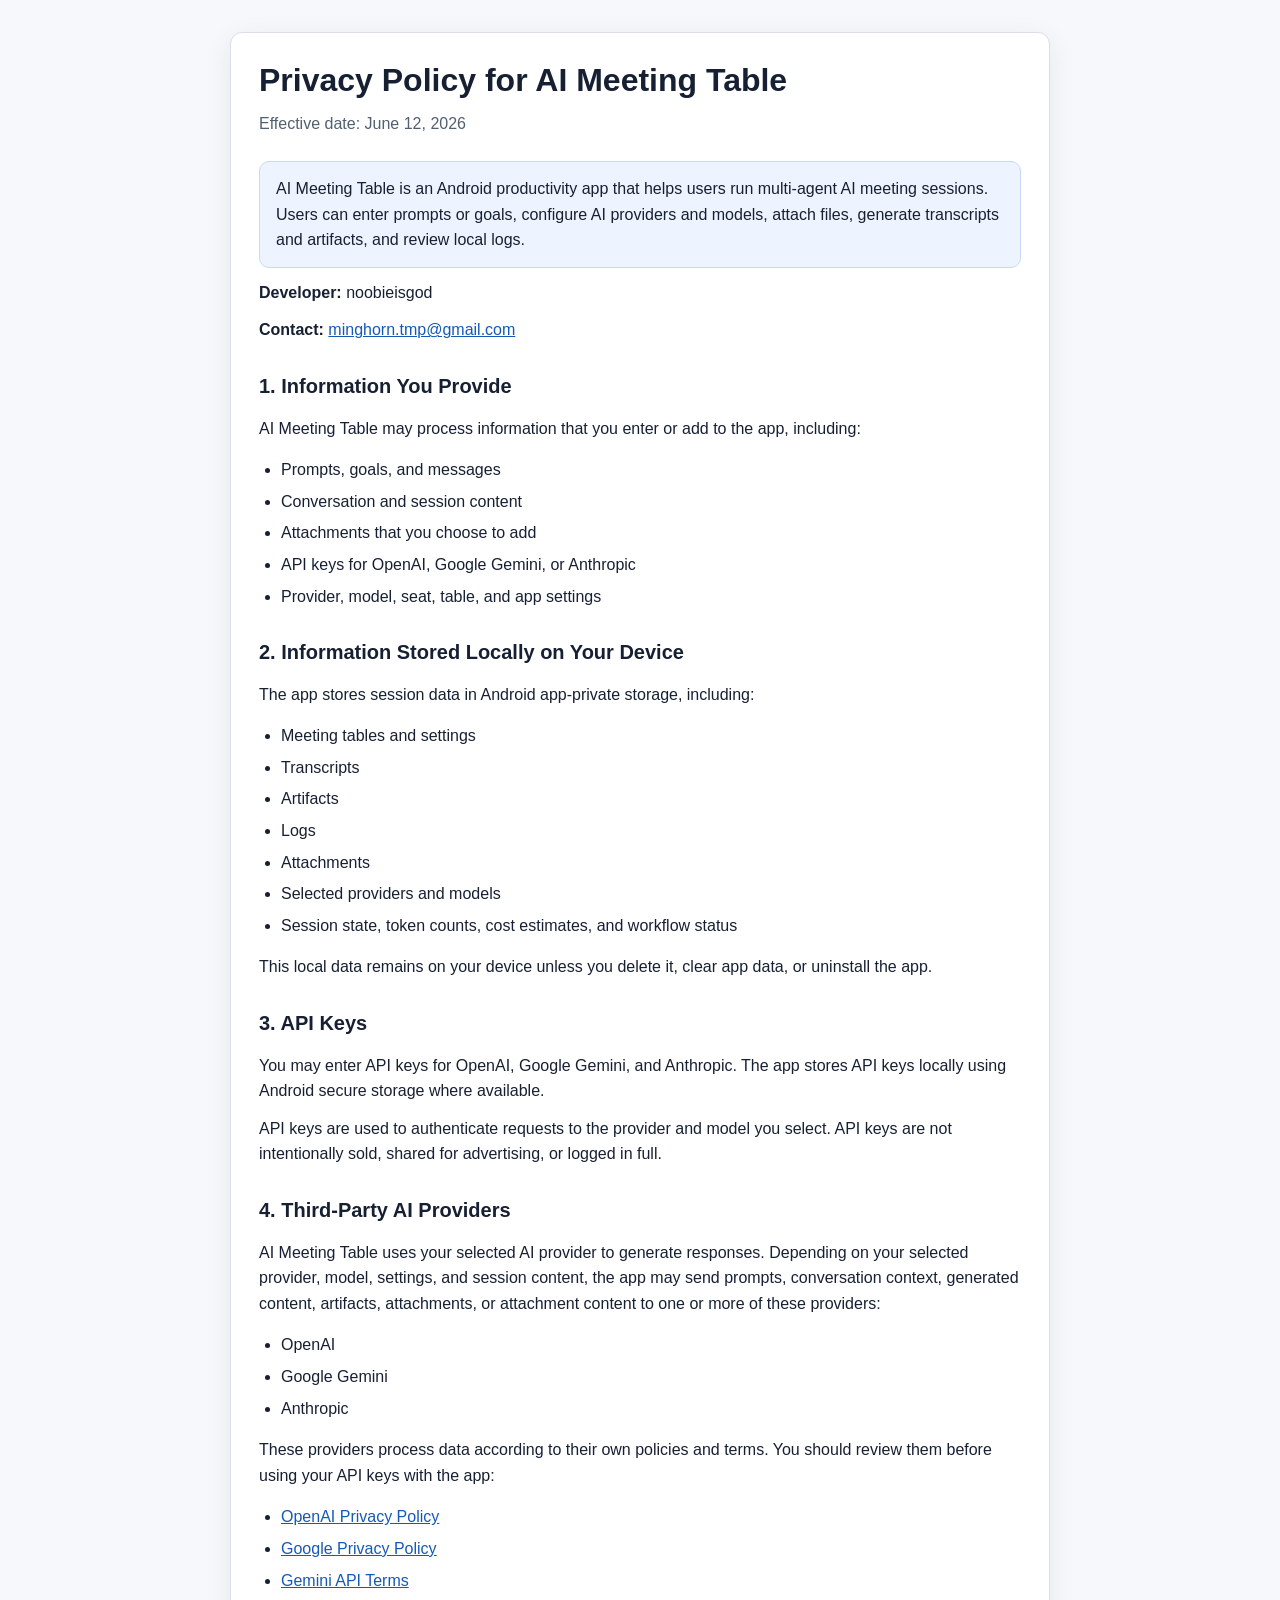
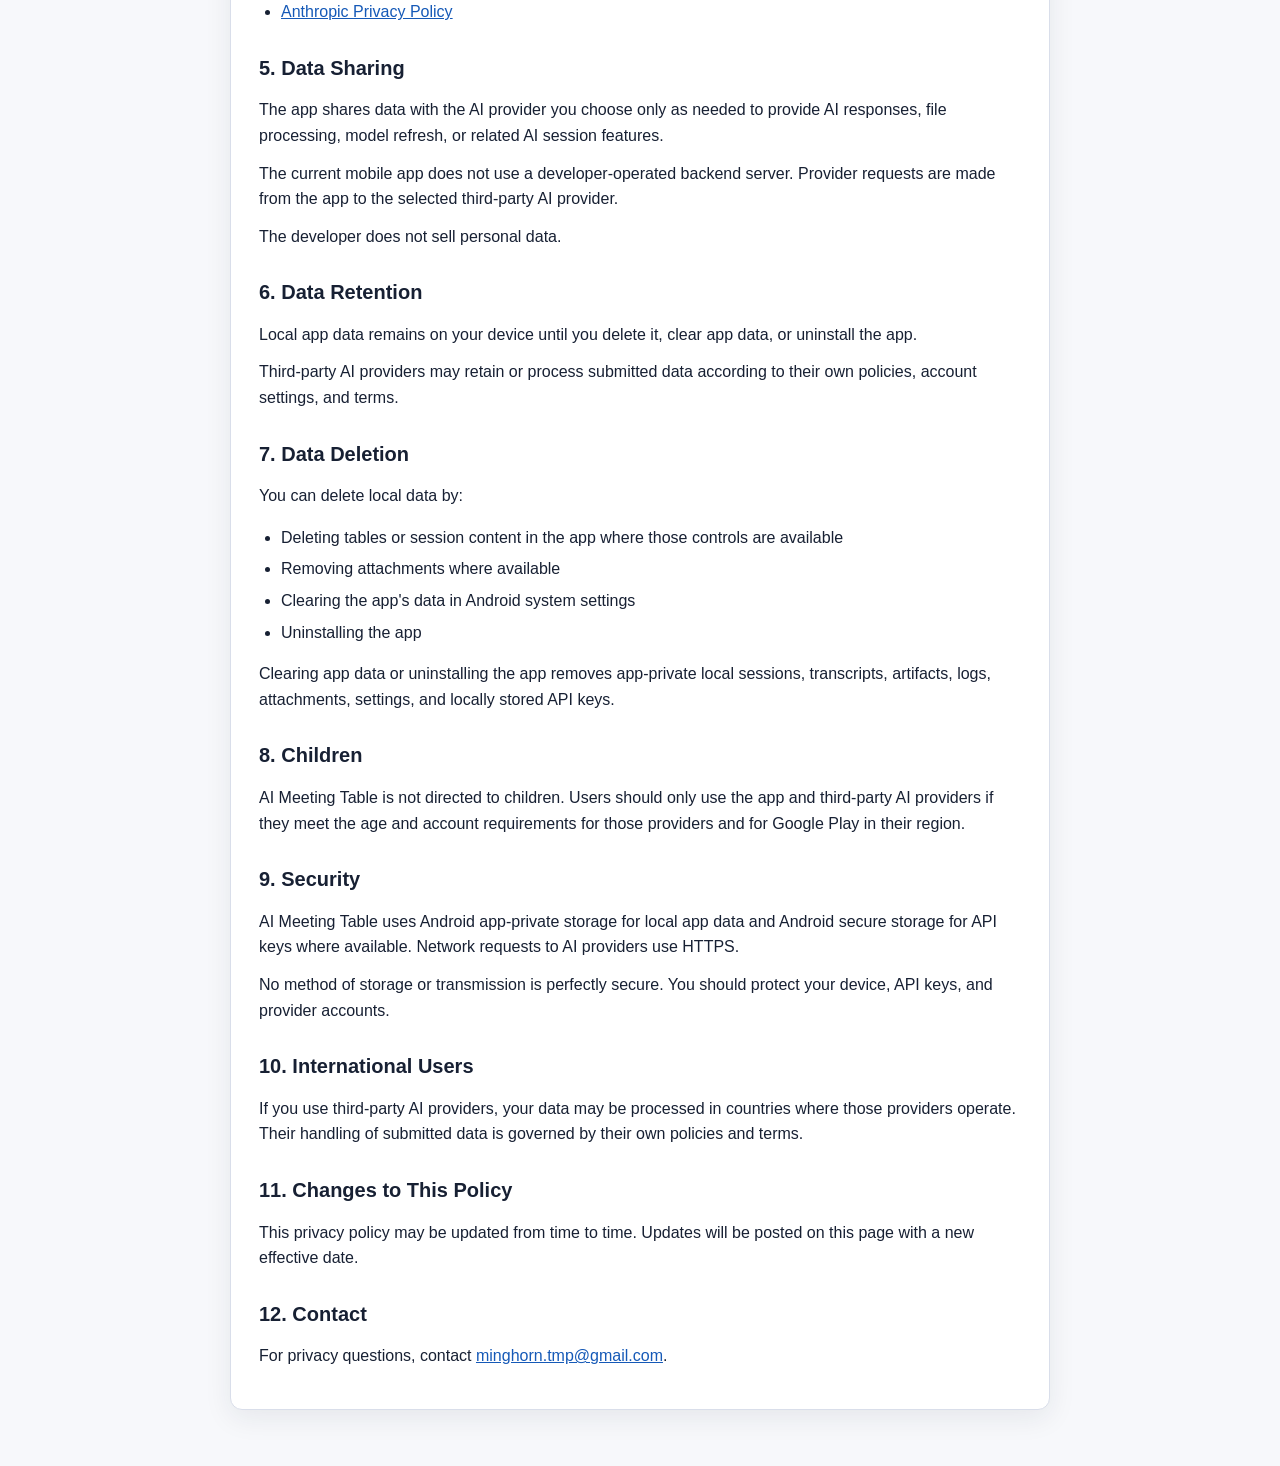
<file: index.html>
<!doctype html>
<html lang="en">
<head>
  <meta charset="utf-8">
  <meta name="viewport" content="width=device-width, initial-scale=1">
  <title>AI Meeting Table Privacy Policy</title>
  <style>
    :root {
      color-scheme: light;
      font-family: Arial, Helvetica, sans-serif;
      background: #f7f8fb;
      color: #172033;
    }

    body {
      margin: 0;
      line-height: 1.6;
    }

    main {
      max-width: 820px;
      margin: 0 auto;
      padding: 32px 18px 56px;
    }

    article {
      background: #ffffff;
      border: 1px solid #d9deea;
      border-radius: 12px;
      padding: 28px;
      box-shadow: 0 8px 28px rgba(23, 32, 51, 0.08);
    }

    h1 {
      margin: 0 0 8px;
      font-size: 2rem;
      line-height: 1.2;
    }

    h2 {
      margin-top: 30px;
      font-size: 1.25rem;
      line-height: 1.3;
    }

    p {
      margin: 12px 0;
    }

    ul {
      padding-left: 22px;
    }

    li {
      margin: 6px 0;
    }

    a {
      color: #1559b7;
    }

    .meta {
      color: #526071;
      margin-bottom: 24px;
    }

    .summary {
      background: #eef4ff;
      border: 1px solid #c8d8f6;
      border-radius: 10px;
      padding: 14px 16px;
    }

    @media (max-width: 640px) {
      main {
        padding: 16px 12px 40px;
      }

      article {
        padding: 20px;
        border-radius: 10px;
      }

      h1 {
        font-size: 1.65rem;
      }
    }
  </style>
</head>
<body>
  <main>
    <article>
      <h1>Privacy Policy for AI Meeting Table</h1>
      <p class="meta">Effective date: June 12, 2026</p>

      <p class="summary">
        AI Meeting Table is an Android productivity app that helps users run multi-agent AI meeting sessions. Users can enter prompts or goals, configure AI providers and models, attach files, generate transcripts and artifacts, and review local logs.
      </p>

      <p><strong>Developer:</strong> noobieisgod</p>
      <p><strong>Contact:</strong> <a href="mailto:minghorn.tmp@gmail.com">minghorn.tmp@gmail.com</a></p>

      <h2>1. Information You Provide</h2>
      <p>AI Meeting Table may process information that you enter or add to the app, including:</p>
      <ul>
        <li>Prompts, goals, and messages</li>
        <li>Conversation and session content</li>
        <li>Attachments that you choose to add</li>
        <li>API keys for OpenAI, Google Gemini, or Anthropic</li>
        <li>Provider, model, seat, table, and app settings</li>
      </ul>

      <h2>2. Information Stored Locally on Your Device</h2>
      <p>The app stores session data in Android app-private storage, including:</p>
      <ul>
        <li>Meeting tables and settings</li>
        <li>Transcripts</li>
        <li>Artifacts</li>
        <li>Logs</li>
        <li>Attachments</li>
        <li>Selected providers and models</li>
        <li>Session state, token counts, cost estimates, and workflow status</li>
      </ul>
      <p>This local data remains on your device unless you delete it, clear app data, or uninstall the app.</p>

      <h2>3. API Keys</h2>
      <p>You may enter API keys for OpenAI, Google Gemini, and Anthropic. The app stores API keys locally using Android secure storage where available.</p>
      <p>API keys are used to authenticate requests to the provider and model you select. API keys are not intentionally sold, shared for advertising, or logged in full.</p>

      <h2>4. Third-Party AI Providers</h2>
      <p>AI Meeting Table uses your selected AI provider to generate responses. Depending on your selected provider, model, settings, and session content, the app may send prompts, conversation context, generated content, artifacts, attachments, or attachment content to one or more of these providers:</p>
      <ul>
        <li>OpenAI</li>
        <li>Google Gemini</li>
        <li>Anthropic</li>
      </ul>
      <p>These providers process data according to their own policies and terms. You should review them before using your API keys with the app:</p>
      <ul>
        <li><a href="https://openai.com/policies/privacy-policy/">OpenAI Privacy Policy</a></li>
        <li><a href="https://policies.google.com/privacy">Google Privacy Policy</a></li>
        <li><a href="https://ai.google.dev/gemini-api/terms">Gemini API Terms</a></li>
        <li><a href="https://www.anthropic.com/legal/privacy">Anthropic Privacy Policy</a></li>
      </ul>

      <h2>5. Data Sharing</h2>
      <p>The app shares data with the AI provider you choose only as needed to provide AI responses, file processing, model refresh, or related AI session features.</p>
      <p>The current mobile app does not use a developer-operated backend server. Provider requests are made from the app to the selected third-party AI provider.</p>
      <p>The developer does not sell personal data.</p>

      <h2>6. Data Retention</h2>
      <p>Local app data remains on your device until you delete it, clear app data, or uninstall the app.</p>
      <p>Third-party AI providers may retain or process submitted data according to their own policies, account settings, and terms.</p>

      <h2>7. Data Deletion</h2>
      <p>You can delete local data by:</p>
      <ul>
        <li>Deleting tables or session content in the app where those controls are available</li>
        <li>Removing attachments where available</li>
        <li>Clearing the app's data in Android system settings</li>
        <li>Uninstalling the app</li>
      </ul>
      <p>Clearing app data or uninstalling the app removes app-private local sessions, transcripts, artifacts, logs, attachments, settings, and locally stored API keys.</p>

      <h2>8. Children</h2>
      <p>AI Meeting Table is not directed to children. Users should only use the app and third-party AI providers if they meet the age and account requirements for those providers and for Google Play in their region.</p>

      <h2>9. Security</h2>
      <p>AI Meeting Table uses Android app-private storage for local app data and Android secure storage for API keys where available. Network requests to AI providers use HTTPS.</p>
      <p>No method of storage or transmission is perfectly secure. You should protect your device, API keys, and provider accounts.</p>

      <h2>10. International Users</h2>
      <p>If you use third-party AI providers, your data may be processed in countries where those providers operate. Their handling of submitted data is governed by their own policies and terms.</p>

      <h2>11. Changes to This Policy</h2>
      <p>This privacy policy may be updated from time to time. Updates will be posted on this page with a new effective date.</p>

      <h2>12. Contact</h2>
      <p>For privacy questions, contact <a href="mailto:minghorn.tmp@gmail.com">minghorn.tmp@gmail.com</a>.</p>
    </article>
  </main>
</body>
</html>
</file>
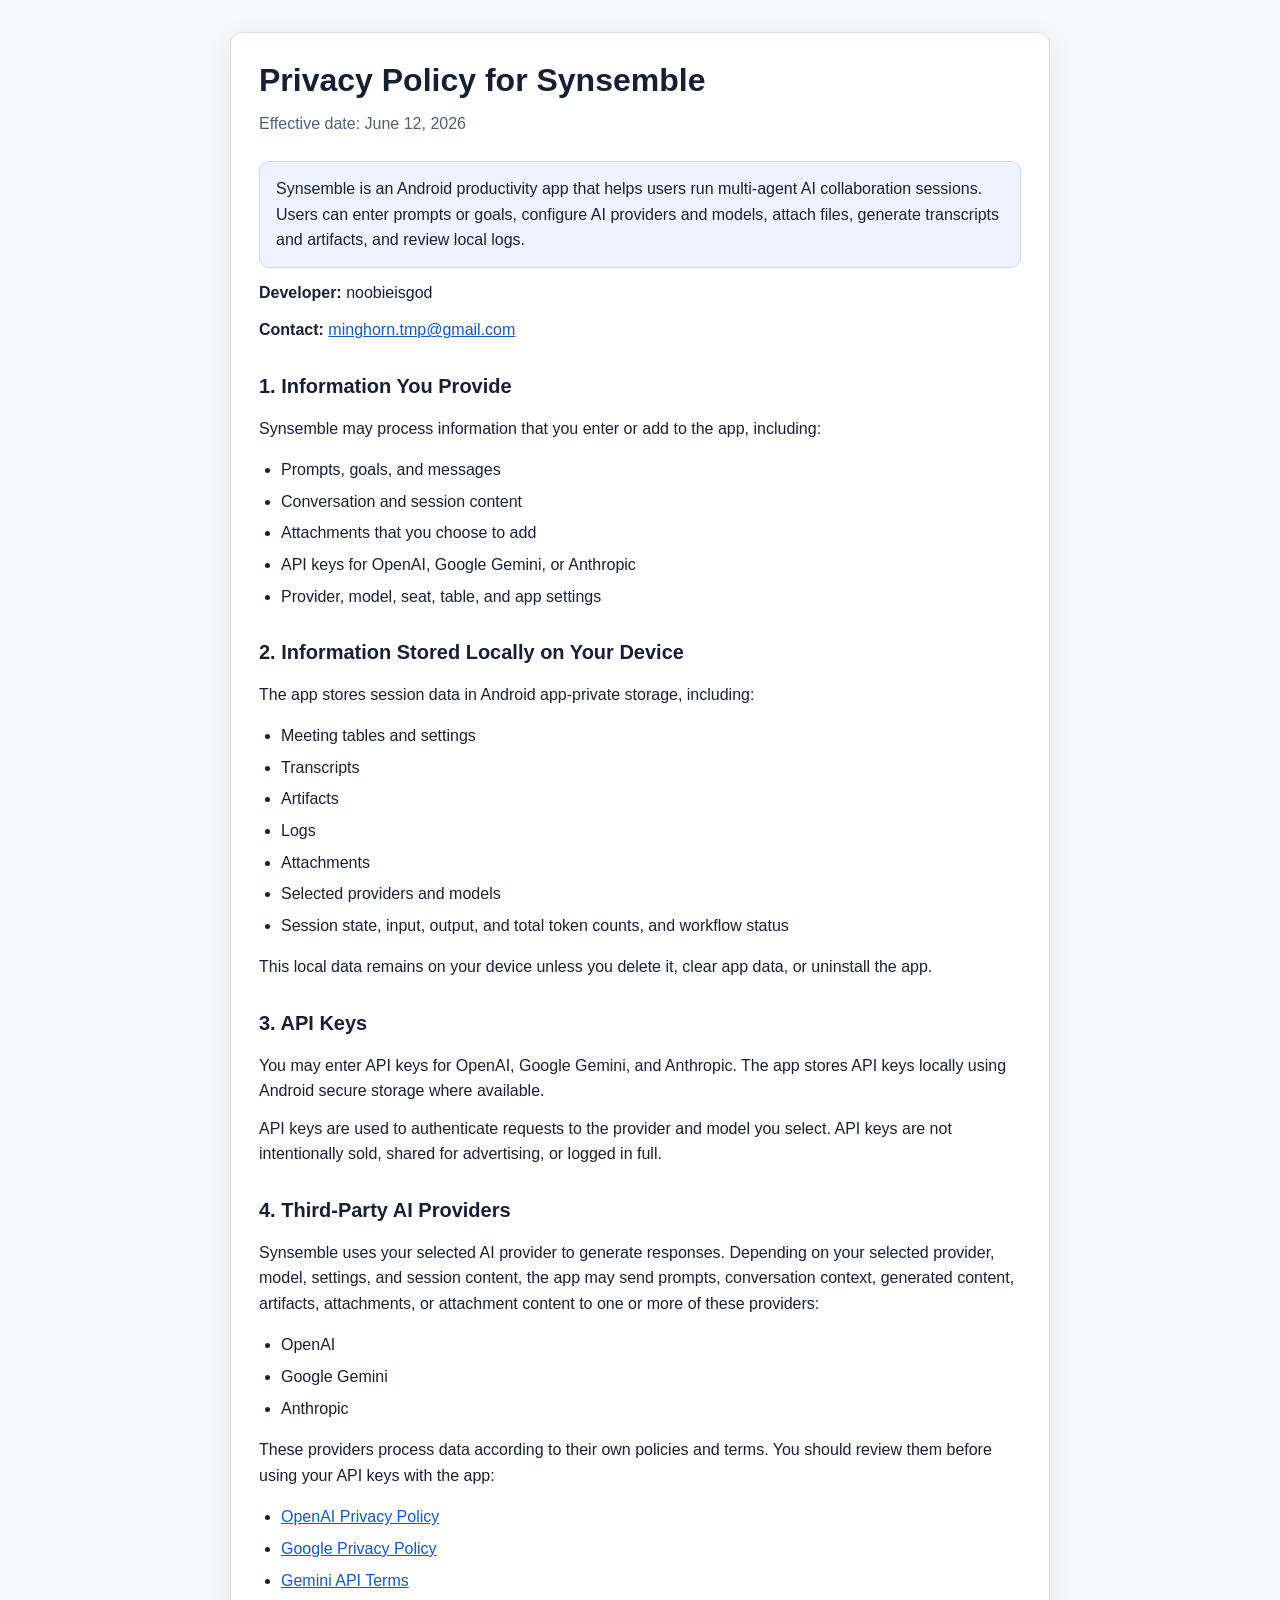
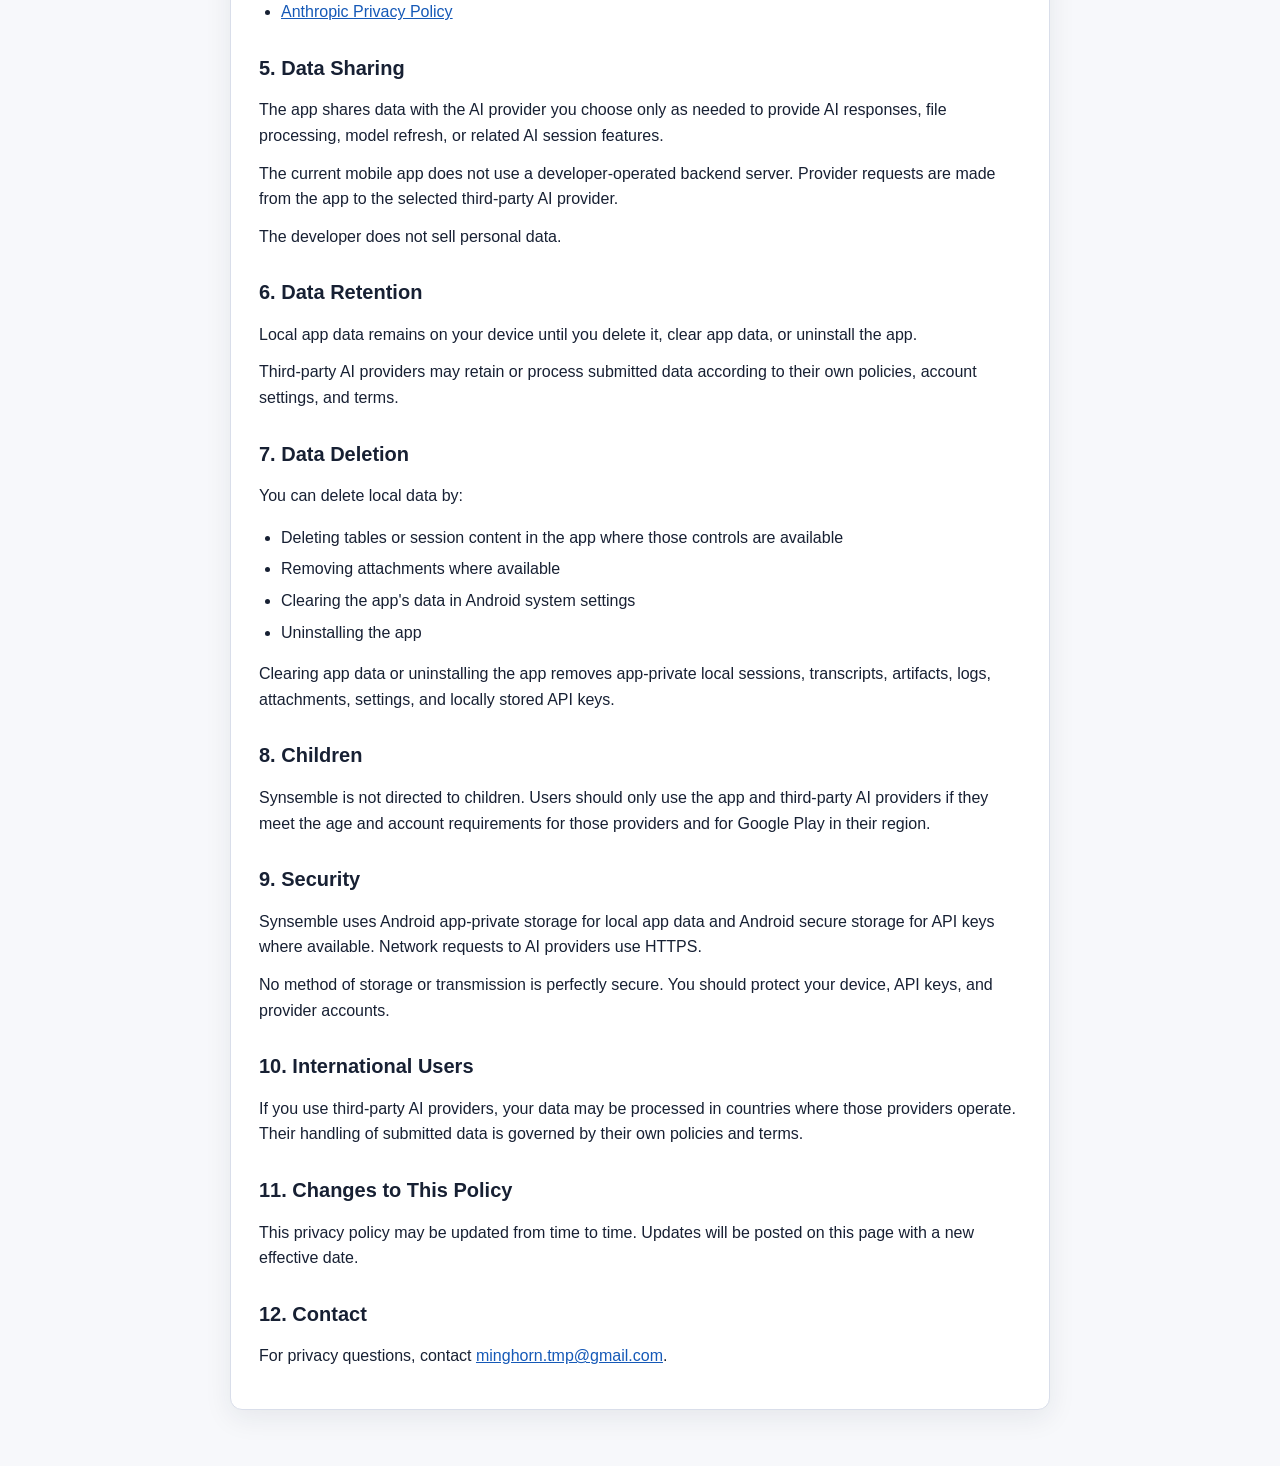
<file: docs/index.html>
<!doctype html>
<html lang="en">
<head>
  <meta charset="utf-8">
  <meta name="viewport" content="width=device-width, initial-scale=1">
  <title>Synsemble Privacy Policy</title>
  <style>
    :root {
      color-scheme: light;
      font-family: Arial, Helvetica, sans-serif;
      background: #f7f8fb;
      color: #172033;
    }

    body {
      margin: 0;
      line-height: 1.6;
    }

    main {
      max-width: 820px;
      margin: 0 auto;
      padding: 32px 18px 56px;
    }

    article {
      background: #ffffff;
      border: 1px solid #d9deea;
      border-radius: 12px;
      padding: 28px;
      box-shadow: 0 8px 28px rgba(23, 32, 51, 0.08);
    }

    h1 {
      margin: 0 0 8px;
      font-size: 2rem;
      line-height: 1.2;
    }

    h2 {
      margin-top: 30px;
      font-size: 1.25rem;
      line-height: 1.3;
    }

    p {
      margin: 12px 0;
    }

    ul {
      padding-left: 22px;
    }

    li {
      margin: 6px 0;
    }

    a {
      color: #1559b7;
    }

    .meta {
      color: #526071;
      margin-bottom: 24px;
    }

    .summary {
      background: #eef4ff;
      border: 1px solid #c8d8f6;
      border-radius: 10px;
      padding: 14px 16px;
    }

    @media (max-width: 640px) {
      main {
        padding: 16px 12px 40px;
      }

      article {
        padding: 20px;
        border-radius: 10px;
      }

      h1 {
        font-size: 1.65rem;
      }
    }
  </style>
</head>
<body>
  <main>
    <article>
      <h1>Privacy Policy for Synsemble</h1>
      <p class="meta">Effective date: June 12, 2026</p>

      <p class="summary">
        Synsemble is an Android productivity app that helps users run multi-agent AI collaboration sessions. Users can enter prompts or goals, configure AI providers and models, attach files, generate transcripts and artifacts, and review local logs.
      </p>

      <p><strong>Developer:</strong> noobieisgod</p>
      <p><strong>Contact:</strong> <a href="mailto:minghorn.tmp@gmail.com">minghorn.tmp@gmail.com</a></p>

      <h2>1. Information You Provide</h2>
      <p>Synsemble may process information that you enter or add to the app, including:</p>
      <ul>
        <li>Prompts, goals, and messages</li>
        <li>Conversation and session content</li>
        <li>Attachments that you choose to add</li>
        <li>API keys for OpenAI, Google Gemini, or Anthropic</li>
        <li>Provider, model, seat, table, and app settings</li>
      </ul>

      <h2>2. Information Stored Locally on Your Device</h2>
      <p>The app stores session data in Android app-private storage, including:</p>
      <ul>
        <li>Meeting tables and settings</li>
        <li>Transcripts</li>
        <li>Artifacts</li>
        <li>Logs</li>
        <li>Attachments</li>
        <li>Selected providers and models</li>
        <li>Session state, input, output, and total token counts, and workflow status</li>
      </ul>
      <p>This local data remains on your device unless you delete it, clear app data, or uninstall the app.</p>

      <h2>3. API Keys</h2>
      <p>You may enter API keys for OpenAI, Google Gemini, and Anthropic. The app stores API keys locally using Android secure storage where available.</p>
      <p>API keys are used to authenticate requests to the provider and model you select. API keys are not intentionally sold, shared for advertising, or logged in full.</p>

      <h2>4. Third-Party AI Providers</h2>
      <p>Synsemble uses your selected AI provider to generate responses. Depending on your selected provider, model, settings, and session content, the app may send prompts, conversation context, generated content, artifacts, attachments, or attachment content to one or more of these providers:</p>
      <ul>
        <li>OpenAI</li>
        <li>Google Gemini</li>
        <li>Anthropic</li>
      </ul>
      <p>These providers process data according to their own policies and terms. You should review them before using your API keys with the app:</p>
      <ul>
        <li><a href="https://openai.com/policies/privacy-policy/">OpenAI Privacy Policy</a></li>
        <li><a href="https://policies.google.com/privacy">Google Privacy Policy</a></li>
        <li><a href="https://ai.google.dev/gemini-api/terms">Gemini API Terms</a></li>
        <li><a href="https://www.anthropic.com/legal/privacy">Anthropic Privacy Policy</a></li>
      </ul>

      <h2>5. Data Sharing</h2>
      <p>The app shares data with the AI provider you choose only as needed to provide AI responses, file processing, model refresh, or related AI session features.</p>
      <p>The current mobile app does not use a developer-operated backend server. Provider requests are made from the app to the selected third-party AI provider.</p>
      <p>The developer does not sell personal data.</p>

      <h2>6. Data Retention</h2>
      <p>Local app data remains on your device until you delete it, clear app data, or uninstall the app.</p>
      <p>Third-party AI providers may retain or process submitted data according to their own policies, account settings, and terms.</p>

      <h2>7. Data Deletion</h2>
      <p>You can delete local data by:</p>
      <ul>
        <li>Deleting tables or session content in the app where those controls are available</li>
        <li>Removing attachments where available</li>
        <li>Clearing the app's data in Android system settings</li>
        <li>Uninstalling the app</li>
      </ul>
      <p>Clearing app data or uninstalling the app removes app-private local sessions, transcripts, artifacts, logs, attachments, settings, and locally stored API keys.</p>

      <h2>8. Children</h2>
      <p>Synsemble is not directed to children. Users should only use the app and third-party AI providers if they meet the age and account requirements for those providers and for Google Play in their region.</p>

      <h2>9. Security</h2>
      <p>Synsemble uses Android app-private storage for local app data and Android secure storage for API keys where available. Network requests to AI providers use HTTPS.</p>
      <p>No method of storage or transmission is perfectly secure. You should protect your device, API keys, and provider accounts.</p>

      <h2>10. International Users</h2>
      <p>If you use third-party AI providers, your data may be processed in countries where those providers operate. Their handling of submitted data is governed by their own policies and terms.</p>

      <h2>11. Changes to This Policy</h2>
      <p>This privacy policy may be updated from time to time. Updates will be posted on this page with a new effective date.</p>

      <h2>12. Contact</h2>
      <p>For privacy questions, contact <a href="mailto:minghorn.tmp@gmail.com">minghorn.tmp@gmail.com</a>.</p>
    </article>
  </main>
</body>
</html>
</file>
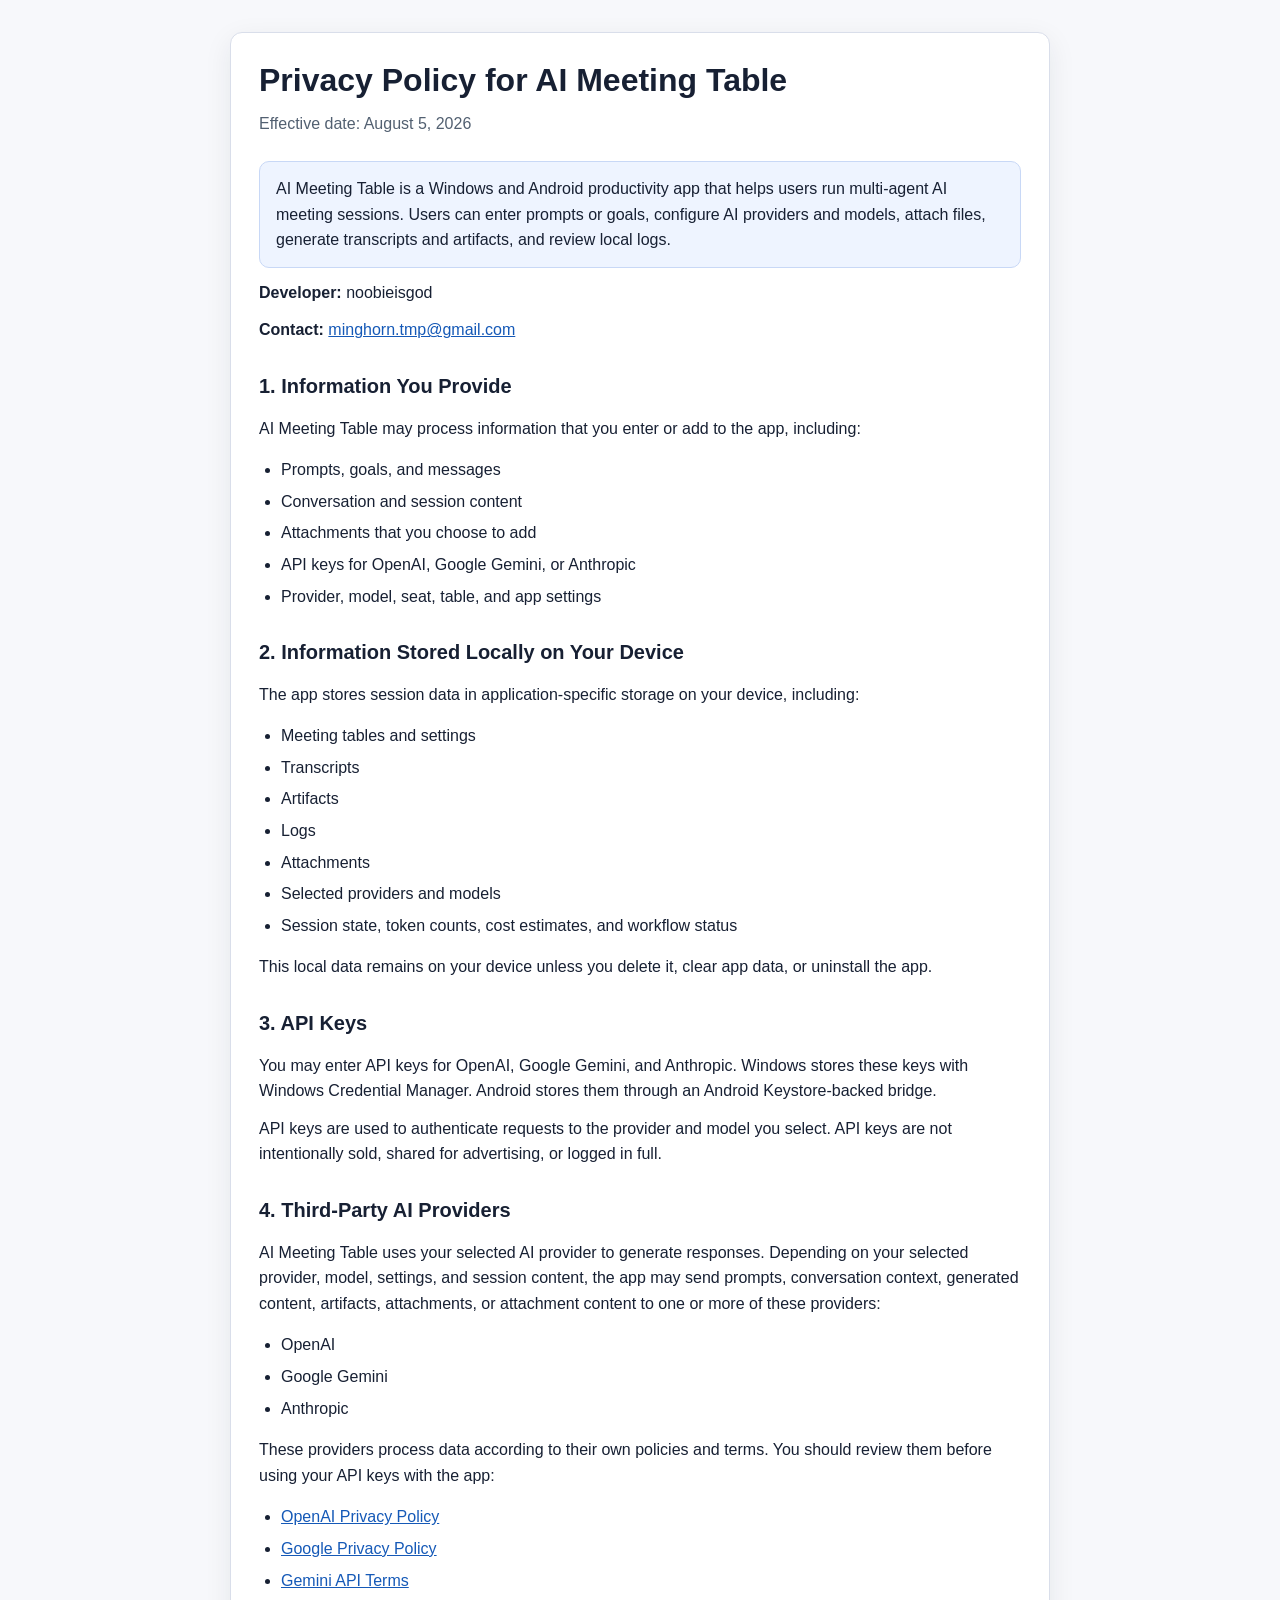
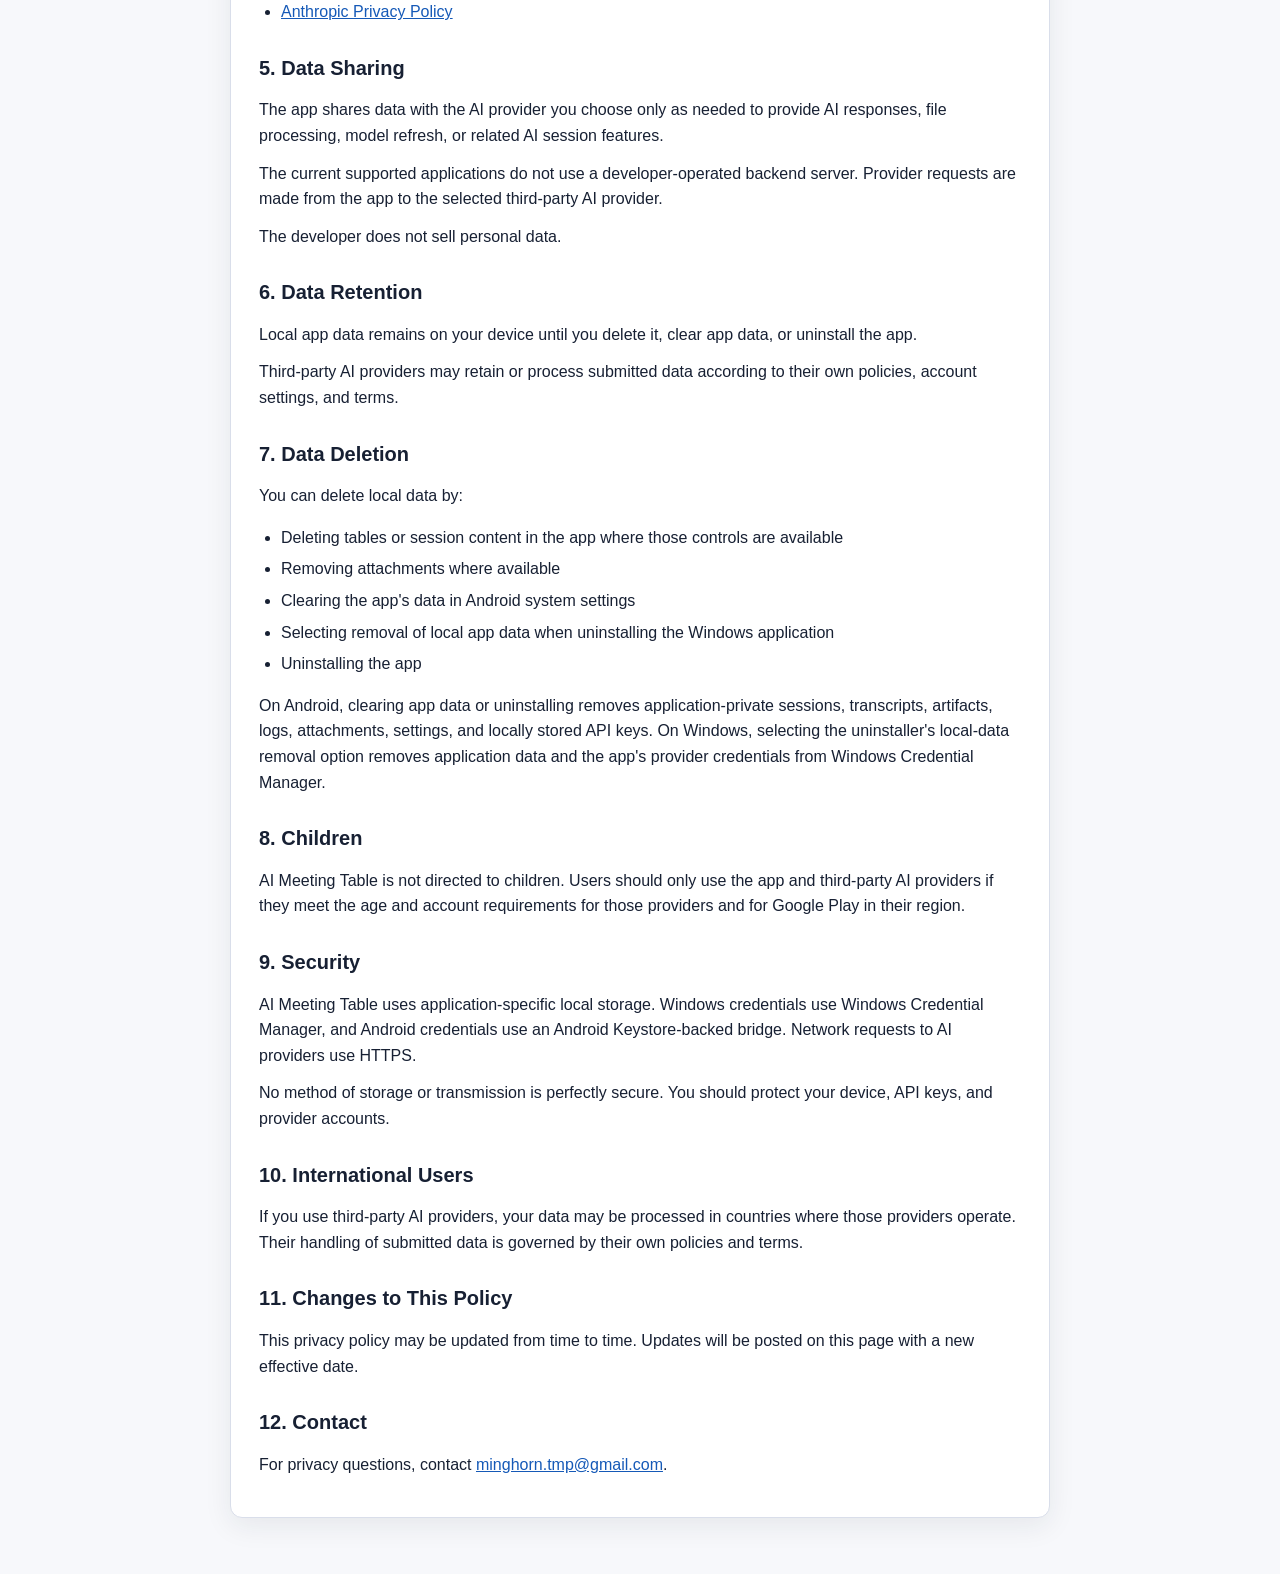
<file: site/index.html>
<!doctype html>
<html lang="en">
<head>
  <meta charset="utf-8">
  <meta name="viewport" content="width=device-width, initial-scale=1">
  <title>AI Meeting Table Privacy Policy</title>
  <style>
    :root {
      color-scheme: light;
      font-family: Arial, Helvetica, sans-serif;
      background: #f7f8fb;
      color: #172033;
    }

    body {
      margin: 0;
      line-height: 1.6;
    }

    main {
      max-width: 820px;
      margin: 0 auto;
      padding: 32px 18px 56px;
    }

    article {
      background: #ffffff;
      border: 1px solid #d9deea;
      border-radius: 12px;
      padding: 28px;
      box-shadow: 0 8px 28px rgba(23, 32, 51, 0.08);
    }

    h1 {
      margin: 0 0 8px;
      font-size: 2rem;
      line-height: 1.2;
    }

    h2 {
      margin-top: 30px;
      font-size: 1.25rem;
      line-height: 1.3;
    }

    p {
      margin: 12px 0;
    }

    ul {
      padding-left: 22px;
    }

    li {
      margin: 6px 0;
    }

    a {
      color: #1559b7;
    }

    .meta {
      color: #526071;
      margin-bottom: 24px;
    }

    .summary {
      background: #eef4ff;
      border: 1px solid #c8d8f6;
      border-radius: 10px;
      padding: 14px 16px;
    }

    @media (max-width: 640px) {
      main {
        padding: 16px 12px 40px;
      }

      article {
        padding: 20px;
        border-radius: 10px;
      }

      h1 {
        font-size: 1.65rem;
      }
    }
  </style>
</head>
<body>
  <main>
    <article>
      <h1>Privacy Policy for AI Meeting Table</h1>
      <p class="meta">Effective date: August 5, 2026</p>

      <p class="summary">
        AI Meeting Table is a Windows and Android productivity app that helps users run multi-agent AI meeting sessions. Users can enter prompts or goals, configure AI providers and models, attach files, generate transcripts and artifacts, and review local logs.
      </p>

      <p><strong>Developer:</strong> noobieisgod</p>
      <p><strong>Contact:</strong> <a href="mailto:minghorn.tmp@gmail.com">minghorn.tmp@gmail.com</a></p>

      <h2>1. Information You Provide</h2>
      <p>AI Meeting Table may process information that you enter or add to the app, including:</p>
      <ul>
        <li>Prompts, goals, and messages</li>
        <li>Conversation and session content</li>
        <li>Attachments that you choose to add</li>
        <li>API keys for OpenAI, Google Gemini, or Anthropic</li>
        <li>Provider, model, seat, table, and app settings</li>
      </ul>

      <h2>2. Information Stored Locally on Your Device</h2>
      <p>The app stores session data in application-specific storage on your device, including:</p>
      <ul>
        <li>Meeting tables and settings</li>
        <li>Transcripts</li>
        <li>Artifacts</li>
        <li>Logs</li>
        <li>Attachments</li>
        <li>Selected providers and models</li>
        <li>Session state, token counts, cost estimates, and workflow status</li>
      </ul>
      <p>This local data remains on your device unless you delete it, clear app data, or uninstall the app.</p>

      <h2>3. API Keys</h2>
      <p>You may enter API keys for OpenAI, Google Gemini, and Anthropic. Windows stores these keys with Windows Credential Manager. Android stores them through an Android Keystore-backed bridge.</p>
      <p>API keys are used to authenticate requests to the provider and model you select. API keys are not intentionally sold, shared for advertising, or logged in full.</p>

      <h2>4. Third-Party AI Providers</h2>
      <p>AI Meeting Table uses your selected AI provider to generate responses. Depending on your selected provider, model, settings, and session content, the app may send prompts, conversation context, generated content, artifacts, attachments, or attachment content to one or more of these providers:</p>
      <ul>
        <li>OpenAI</li>
        <li>Google Gemini</li>
        <li>Anthropic</li>
      </ul>
      <p>These providers process data according to their own policies and terms. You should review them before using your API keys with the app:</p>
      <ul>
        <li><a href="https://openai.com/policies/privacy-policy/">OpenAI Privacy Policy</a></li>
        <li><a href="https://policies.google.com/privacy">Google Privacy Policy</a></li>
        <li><a href="https://ai.google.dev/gemini-api/terms">Gemini API Terms</a></li>
        <li><a href="https://www.anthropic.com/legal/privacy">Anthropic Privacy Policy</a></li>
      </ul>

      <h2>5. Data Sharing</h2>
      <p>The app shares data with the AI provider you choose only as needed to provide AI responses, file processing, model refresh, or related AI session features.</p>
      <p>The current supported applications do not use a developer-operated backend server. Provider requests are made from the app to the selected third-party AI provider.</p>
      <p>The developer does not sell personal data.</p>

      <h2>6. Data Retention</h2>
      <p>Local app data remains on your device until you delete it, clear app data, or uninstall the app.</p>
      <p>Third-party AI providers may retain or process submitted data according to their own policies, account settings, and terms.</p>

      <h2>7. Data Deletion</h2>
      <p>You can delete local data by:</p>
      <ul>
        <li>Deleting tables or session content in the app where those controls are available</li>
        <li>Removing attachments where available</li>
        <li>Clearing the app's data in Android system settings</li>
        <li>Selecting removal of local app data when uninstalling the Windows application</li>
        <li>Uninstalling the app</li>
      </ul>
      <p>On Android, clearing app data or uninstalling removes application-private sessions, transcripts, artifacts, logs, attachments, settings, and locally stored API keys. On Windows, selecting the uninstaller's local-data removal option removes application data and the app's provider credentials from Windows Credential Manager.</p>

      <h2>8. Children</h2>
      <p>AI Meeting Table is not directed to children. Users should only use the app and third-party AI providers if they meet the age and account requirements for those providers and for Google Play in their region.</p>

      <h2>9. Security</h2>
      <p>AI Meeting Table uses application-specific local storage. Windows credentials use Windows Credential Manager, and Android credentials use an Android Keystore-backed bridge. Network requests to AI providers use HTTPS.</p>
      <p>No method of storage or transmission is perfectly secure. You should protect your device, API keys, and provider accounts.</p>

      <h2>10. International Users</h2>
      <p>If you use third-party AI providers, your data may be processed in countries where those providers operate. Their handling of submitted data is governed by their own policies and terms.</p>

      <h2>11. Changes to This Policy</h2>
      <p>This privacy policy may be updated from time to time. Updates will be posted on this page with a new effective date.</p>

      <h2>12. Contact</h2>
      <p>For privacy questions, contact <a href="mailto:minghorn.tmp@gmail.com">minghorn.tmp@gmail.com</a>.</p>
    </article>
  </main>
</body>
</html>
</file>
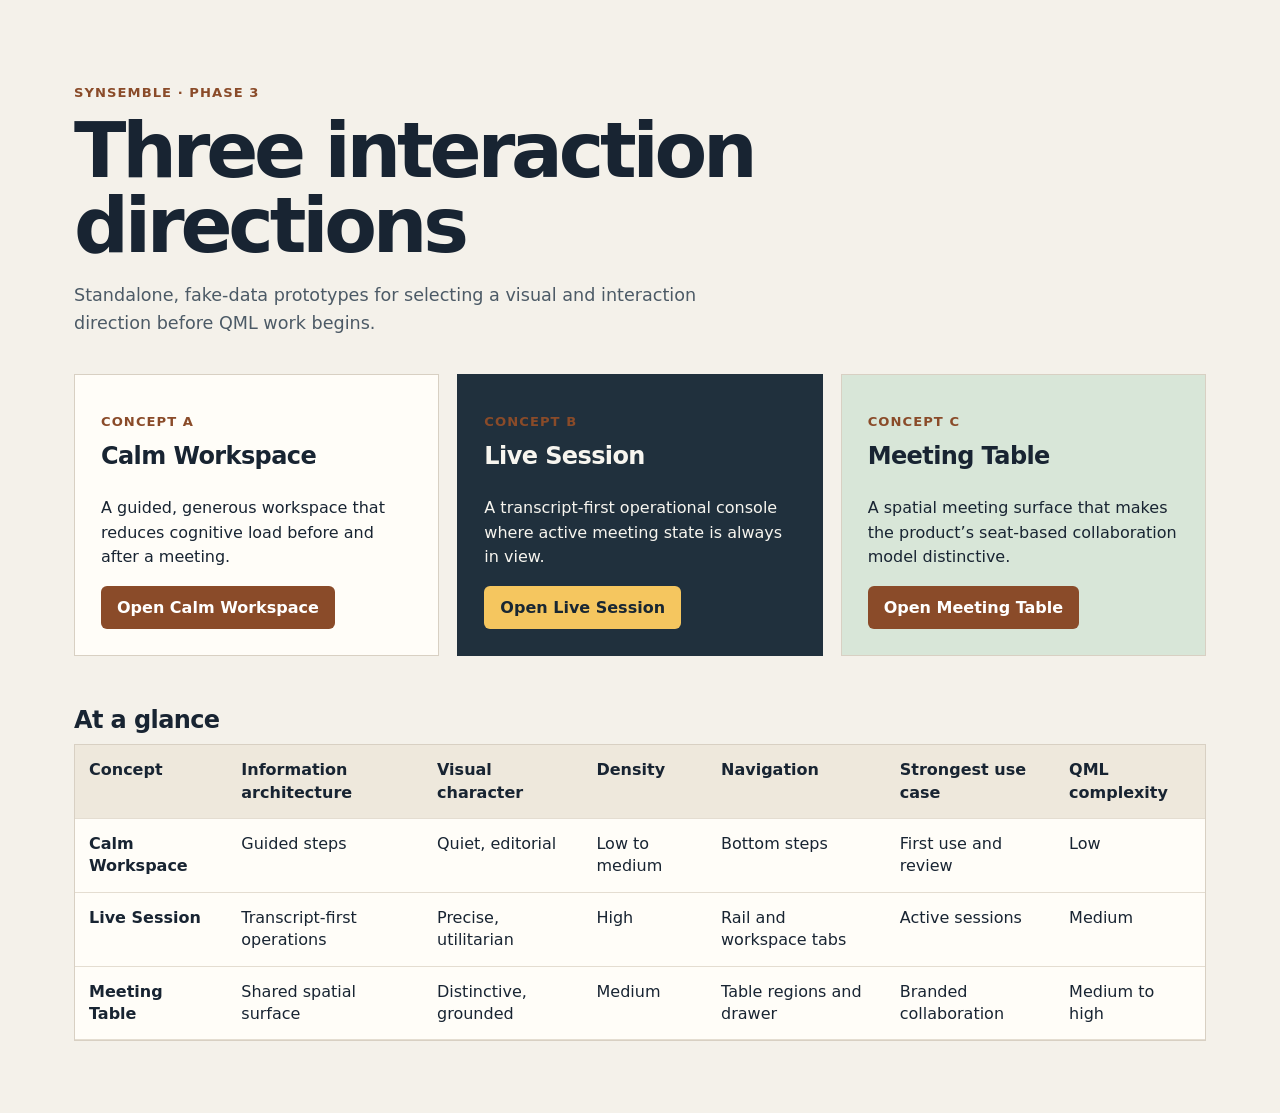
<file: prototypes/phase3-gui/index.html>
<!doctype html>
<html lang="en">
<head>
  <meta charset="utf-8">
  <meta name="viewport" content="width=device-width, initial-scale=1">
  <title>Synsemble | Phase 3 GUI concepts</title>
  <link rel="stylesheet" href="launcher.css">
</head>
<body>
  <main>
    <header>
      <p class="eyebrow">Synsemble · Phase 3</p>
      <h1>Three interaction directions</h1>
      <p class="intro">Standalone, fake-data prototypes for selecting a visual and interaction direction before QML work begins.</p>
    </header>
    <section class="concepts" aria-label="Concept choices">
      <article>
        <p class="label">Concept A</p><h2>Calm Workspace</h2>
        <p>A guided, generous workspace that reduces cognitive load before and after a meeting.</p>
        <a class="button" href="concept-a/index.html">Open Calm Workspace</a>
      </article>
      <article>
        <p class="label">Concept B</p><h2>Live Session</h2>
        <p>A transcript-first operational console where active meeting state is always in view.</p>
        <a class="button" href="concept-b/index.html">Open Live Session</a>
      </article>
      <article>
        <p class="label">Concept C</p><h2>Meeting Table</h2>
        <p>A spatial meeting surface that makes the product’s seat-based collaboration model distinctive.</p>
        <a class="button" href="concept-c/index.html">Open Meeting Table</a>
      </article>
    </section>
    <section class="comparison" aria-labelledby="compare-title">
      <h2 id="compare-title">At a glance</h2>
      <div class="table-wrap"><table>
        <thead><tr><th>Concept</th><th>Information architecture</th><th>Visual character</th><th>Density</th><th>Navigation</th><th>Strongest use case</th><th>QML complexity</th></tr></thead>
        <tbody>
          <tr><th>Calm Workspace</th><td>Guided steps</td><td>Quiet, editorial</td><td>Low to medium</td><td>Bottom steps</td><td>First use and review</td><td>Low</td></tr>
          <tr><th>Live Session</th><td>Transcript-first operations</td><td>Precise, utilitarian</td><td>High</td><td>Rail and workspace tabs</td><td>Active sessions</td><td>Medium</td></tr>
          <tr><th>Meeting Table</th><td>Shared spatial surface</td><td>Distinctive, grounded</td><td>Medium</td><td>Table regions and drawer</td><td>Branded collaboration</td><td>Medium to high</td></tr>
        </tbody>
      </table></div>
    </section>
  </main>
  <script src="launcher.js"></script>
</body>
</html>
</file>
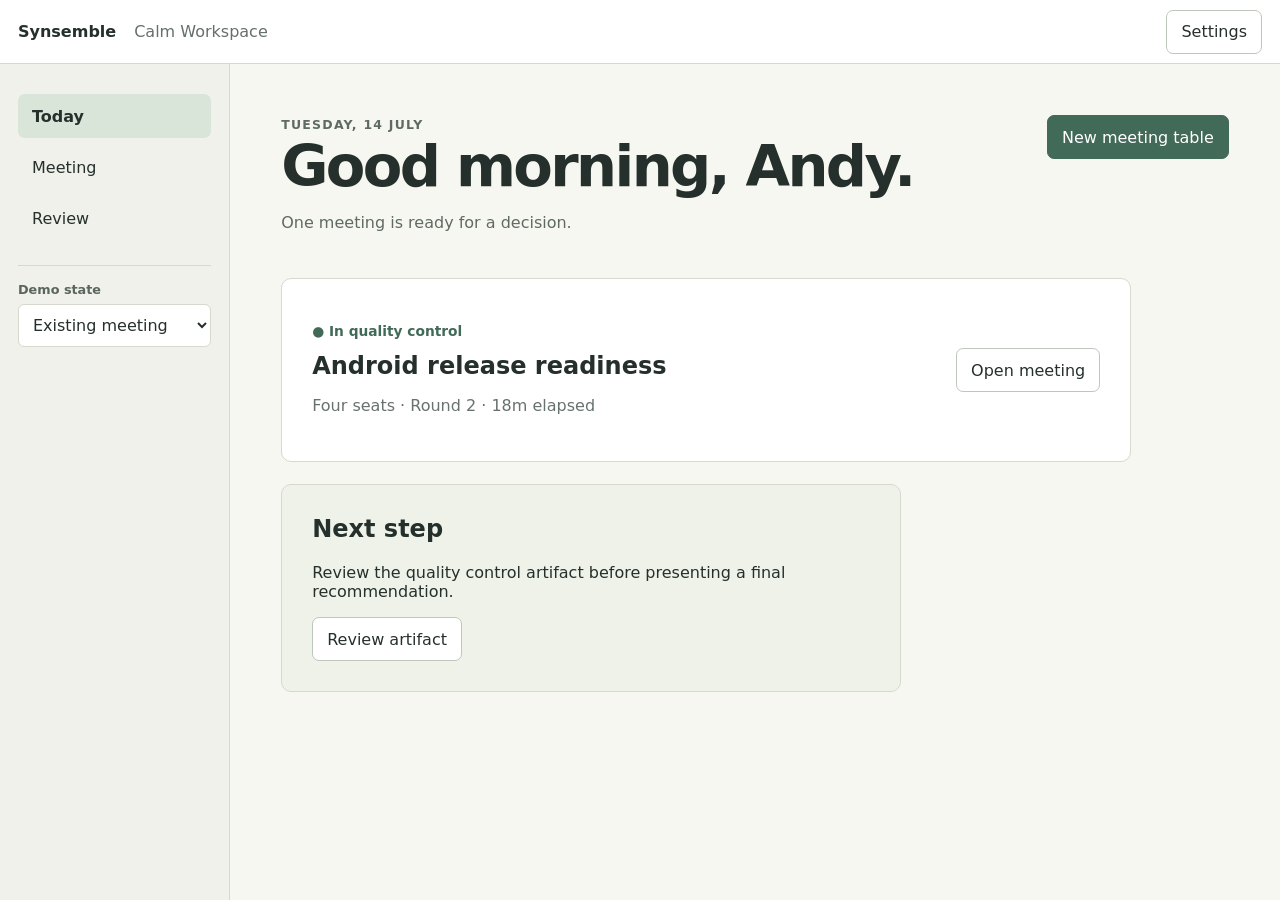
<file: prototypes/phase3-gui/concept-a/index.html>
<!doctype html>
<html lang="en">
<head><meta charset="utf-8"><meta name="viewport" content="width=device-width, initial-scale=1"><title>Calm Workspace</title><link rel="stylesheet" href="styles.css"></head>
<body data-state="existing" data-view="today">
  <a class="skip" href="#content">Skip to content</a>
  <header class="topbar"><button class="wordmark" data-view-button="today">Synsemble</button><span class="desktop-only">Calm Workspace</span><button data-open-dialog="settings">Settings</button></header>
  <main id="content">
    <aside class="stepper" aria-label="Meeting workflow">
      <button class="active" data-view-button="today">Today</button><button data-view-button="meeting">Meeting</button><button data-view-button="review">Review</button>
      <hr><label for="scenario">Demo state</label><select id="scenario"><option value="empty">Empty first use</option><option value="existing" selected>Existing meeting</option><option value="new">Creating a meeting</option><option value="importing">Attachment import</option><option value="oversize">Oversized attachment</option><option value="generating">Generation in progress</option><option value="success">Generation confirmed</option><option value="failure">Provider failure</option><option value="unknown">Outcome unknown</option><option value="cancelled">Cancelled operation</option></select>
    </aside>
    <section class="workspace">
      <section class="welcome state-empty" aria-labelledby="welcome-title"><p class="eyebrow">Your first table</p><h1 id="welcome-title">Give the team a place to think.</h1><p>Create a meeting table, choose the seats you need, then add the task when you are ready.</p><button class="primary" data-open-dialog="create">Create a meeting table</button></section>
      <section class="view" data-view="today"><div class="heading"><div><p class="eyebrow">Tuesday, 14 July</p><h1>Good morning, Andy.</h1><p>One meeting is ready for a decision.</p></div><button class="primary" data-open-dialog="create">New meeting table</button></div><article class="meeting-card"><div><p class="status running">● In quality control</p><h2>Android release readiness</h2><p>Four seats · Round 2 · 18m elapsed</p></div><button data-view-button="meeting">Open meeting</button></article><section class="quiet-note"><h2>Next step</h2><p>Review the quality control artifact before presenting a final recommendation.</p><button data-view-button="review">Review artifact</button></section></section>
      <section class="view" data-view="meeting" hidden><div class="heading"><div><p class="eyebrow">Meeting table</p><h1>Android release readiness</h1><p>Quality Control · Round 2 · 8,420 of 12,000 tokens</p></div><button class="primary" data-action="generate">Generate summary</button></div><div class="meeting-layout"><section class="agenda"><h2>Meeting plan</h2><ol><li class="done">Research</li><li class="done">Planning</li><li class="done">Execution</li><li class="current">Quality Control</li><li>Present</li></ol><h2>Agenda</h2><p>Confirm release risks, required fixes, and owner commitments.</p><button data-open-dialog="seats">Edit seats</button></section><section class="transcript" aria-label="Recorded transcript"><h2>Recorded transcript</h2><article><b>Mira · Lead Quality Control</b><p>The offline behavior needs one explicit recovery path before release.</p></article><article><b>Ravi · Lead Executioner</b><p>That path is covered by the existing continuation prompt and a safer retry boundary.</p></article><article><b>Jordan · Final Decision Maker</b><p>I need the attachment evidence and final acceptance criteria before I rule.</p></article><div class="composer"><label for="message">Add guidance for the table</label><textarea id="message" rows="3" placeholder="Message"></textarea><div><button data-open-dialog="attachment">Add attachment</button><button class="primary" data-action="message">Send</button></div></div></section></div></section>
      <section class="view" data-view="review" hidden><div class="heading"><div><p class="eyebrow">Shared artifact</p><h1>Release decision</h1><p>Created in Quality Control · Round 2</p></div><button class="primary" data-action="success">Mark reviewed</button></div><div class="review-grid"><article><h2>AI summary</h2><p>Proceed after the offline recovery message is verified and the import-size limit is documented.</p><h2>Decision</h2><p><b>Conditional proceed</b><br>Final Decision Maker requires evidence before Present.</p></article><article><h2>Action items</h2><label><input type="checkbox"> Ravi: verify continuation prompt</label><label><input type="checkbox"> Mira: record acceptance evidence</label><label><input type="checkbox"> Jordan: issue final ruling</label><details><summary>Long model name example</summary><p>gpt-5.6-terra-high-reasoning-experimental-release-candidate wraps here rather than breaking the layout.</p></details></article></div></section>
    </section>
  </main>
  <aside class="notice" aria-live="polite" hidden></aside>
  <dialog id="create"><form method="dialog"><button class="close" value="cancel" aria-label="Close">Close</button><h2>Create meeting table</h2><label>Title<input value="New release planning meeting"></label><label>Seats<select><option>4 seats</option><option>6 seats</option><option>8 seats</option></select></label><menu><button value="cancel">Cancel</button><button class="primary" value="default">Create table</button></menu></form></dialog>
  <dialog id="attachment"><form method="dialog"><button class="close" value="cancel" aria-label="Close">Close</button><h2>Add attachment</h2><label>Choose a file<input type="file"></label><p>Demo only. No file is read or uploaded.</p><menu><button value="cancel">Back</button><button class="primary" value="default" data-action="import">Import attachment</button></menu></form></dialog>
  <dialog id="seats"><form method="dialog"><button class="close" value="cancel" aria-label="Close">Close</button><h2>Configure seat</h2><label>Display name<input value="Mira"></label><label>Provider<select><option>OpenAI</option><option>Gemini</option><option>Anthropic</option></select></label><label>Model<select><option>GPT-5.6 Terra</option><option>Gemini 2.5 Pro</option><option>Claude Opus</option></select></label><label>Role<select><option>Lead Quality Control</option><option>Participant</option><option>Final Decision Maker</option></select></label><menu><button value="cancel">Cancel</button><button class="primary" value="default">Save seat</button></menu></form></dialog>
  <dialog id="settings"><form method="dialog"><button class="close" value="cancel" aria-label="Close">Close</button><h2>Settings</h2><label>Provider status<select><option>OpenAI · configured</option><option>Gemini · needs key</option><option>Anthropic · configured</option></select></label><label>Global token limit<input type="number" value="48000"></label><label>Hard stop after minutes<input type="number" value="45"></label><menu><button value="cancel">Close</button><button class="primary" value="default">Save settings</button></menu></form></dialog>
  <script src="app.js"></script>
</body></html>
</file>
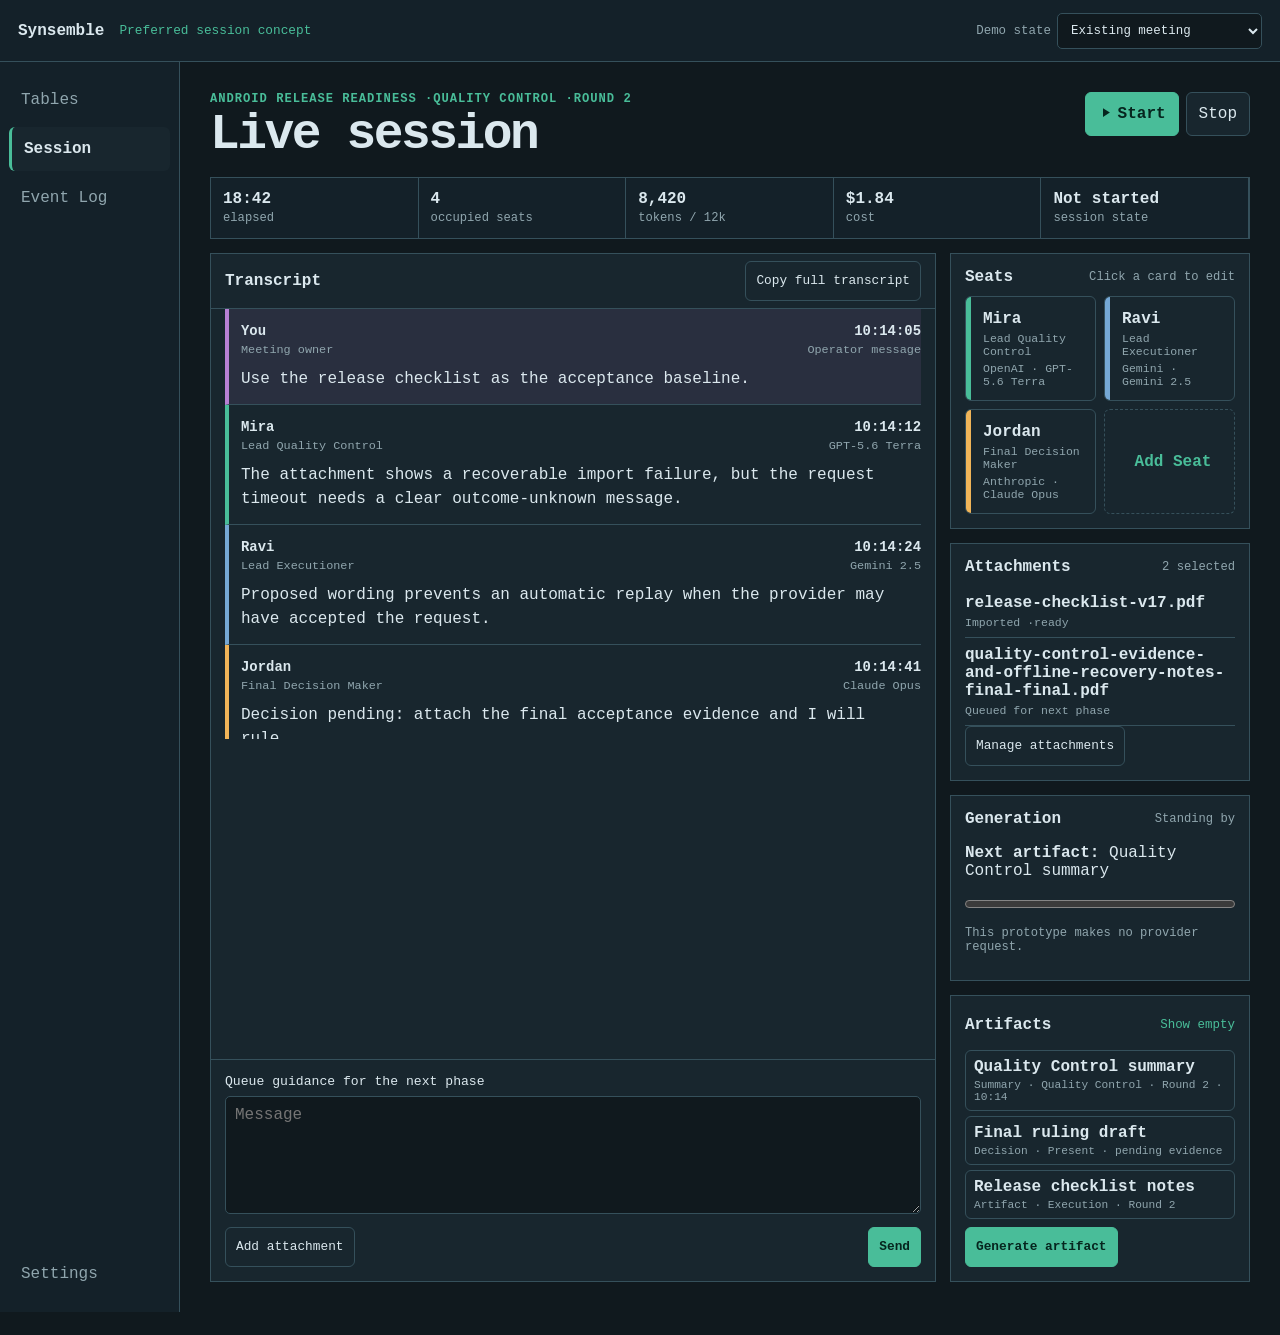
<file: prototypes/phase3-gui/concept-b/index.html>
<!doctype html>
<html lang="en">
<head>
  <meta charset="utf-8">
  <meta name="viewport" content="width=device-width, initial-scale=1">
  <title>Synsemble | Preferred Session Concept</title>
  <link rel="stylesheet" href="styles.css">
</head>
<body data-page="session" data-appearance="dark" data-theme="signal" data-font="console" data-session="never">
  <a class="skip" href="#content">Skip to session content</a>
  <header class="app-header">
    <button class="brand" data-page-button="session">Synsemble</button>
    <span class="product-label">Preferred session concept</span>
    <label class="demo-select">Demo state <select id="operation-state"><option value="existing">Existing meeting</option><option value="empty">Empty first use</option><option value="importing">Attachment import</option><option value="oversize">Oversized attachment</option><option value="generating">Generation in progress</option><option value="success">Generation success</option><option value="failure">Provider failure</option><option value="unknown">Outcome unknown</option><option value="cancelled">Cancelled operation</option></select></label>
  </header>
  <main id="content">
    <nav class="main-nav" aria-label="Main navigation">
      <button data-page-button="tables">Tables</button>
      <button class="active" data-page-button="session">Session</button>
      <button data-page-button="log">Event Log</button>
      <button data-page-button="settings">Settings</button>
    </nav>
    <section class="page session-page" id="session">
      <section class="empty-state" hidden>
        <p class="eyebrow">No active table</p><h1>Start with a meeting table.</h1>
        <p>Configure occupied seats, their roles, and the task before the first session begins.</p>
        <button class="primary" data-dialog="new-table">Create meeting table</button>
      </section>
      <section class="session-content">
        <div class="session-head">
          <div><p class="eyebrow">Android release readiness ·Quality Control ·Round 2</p><h1>Live session</h1></div>
          <div class="session-actions"><button id="session-control" class="primary" aria-label="Start session"><svg id="session-icon" aria-hidden="true" viewBox="0 0 24 24"><path d="M8 5v14l11-7z"/></svg><span id="session-label">Start</span></button><button data-action="stop">Stop</button></div>
        </div>
        <section class="telemetry" aria-label="Live session status"><div><b>18:42</b><span>elapsed</span></div><div><b>4</b><span>occupied seats</span></div><div><b>8,420</b><span>tokens / 12k</span></div><div><b>$1.84</b><span>cost</span></div><div><b id="run-status">Not started</b><span>session state</span></div></section>
        <div class="session-grid">
          <section class="transcript-panel" aria-labelledby="transcript-title">
            <div class="transcript-head"><h2 id="transcript-title">Transcript</h2><button class="compact" data-action="copy">Copy full transcript</button></div>
            <div class="messages" id="messages" aria-live="polite"></div>
            <form class="composer"><label for="prompt">Queue guidance for the next phase</label><textarea id="prompt" rows="5" placeholder="Message"></textarea><div><button class="compact" type="button" data-dialog="attachment">Add attachment</button><button class="compact primary" type="button" data-action="send">Send</button></div></form>
          </section>
          <aside class="side-panels">
            <section class="panel"><div class="panel-head"><h2>Seats</h2><span>Click a card to edit</span></div><div class="seat-grid" id="seat-grid"></div></section>
            <section class="panel"><div class="panel-head"><h2>Attachments</h2><span>2 selected</span></div><p class="file"><b>release-checklist-v17.pdf</b><small>Imported ·ready</small></p><p class="file"><b>quality-control-evidence-and-offline-recovery-notes-final-final.pdf</b><small>Queued for next phase</small></p><button class="compact" data-dialog="attachment">Manage attachments</button></section>
            <section class="panel"><div class="panel-head"><h2>Generation</h2><span id="generation-status">Standing by</span></div><p><b>Next artifact:</b> Quality Control summary</p><progress id="generation-progress" value="0" max="100">0%</progress><p class="help">This prototype makes no provider request.</p></section>
            <section class="panel"><div class="panel-head"><h2>Artifacts</h2><button class="text-button" data-action="toggle-artifacts">Show empty</button></div><div id="artifact-list"></div><button class="compact primary" data-action="generate-artifact">Generate artifact</button></section>
          </aside>
        </div>
      </section>
    </section>
    <section class="page" id="tables" hidden><div class="page-title"><div><p class="eyebrow">Meeting tables</p><h1>Tables</h1></div><button class="primary" data-dialog="new-table">New meeting table</button></div><button class="table-row" data-page-button="session"><b>Android release readiness</b><span>Quality Control ·Round 2 ·updated 2 minutes ago</span></button><button class="table-row"><b>Provider migration review</b><span>Paused ·Round 1 ·updated yesterday</span></button><button class="table-row"><b>New customer onboarding</b><span>Completed ·artifact available</span></button></section>
    <section class="page" id="log" hidden><p class="eyebrow">Meeting events</p><h1>Event Log</h1><pre>[10:14:05] MESSAGE | Quality Control R2 | operator input queued
[10:14:12] RESPONSE | Mira | provider output received
[10:14:41] DECISION | Jordan | final ruling pending evidence</pre></section>
  <section class="page settings-page" id="settings" hidden><div class="settings-form"><div class="settings-title"><div><p class="eyebrow">Prototype preferences</p><h2>Settings</h2></div><p class="help">Fake values stay in this browser session only. Nothing is stored or transmitted.</p></div><div class="settings-layout"><nav class="settings-nav" aria-label="Settings sections"><button type="button" class="active" data-settings-page="providers">Provider credentials</button><button type="button" data-settings-page="models">Models</button><button type="button" data-settings-page="limits">Global hard stops</button><button type="button" data-settings-page="attachments">Attachments</button><button type="button" data-settings-page="appearance">Appearance</button></nav><div class="settings-pages"><section data-settings-section="providers"><h3>Provider credentials</h3><div class="provider-grid"><fieldset><legend>OpenAI</legend><label>API key <span class="key-row"><input type="password" placeholder="Fake value only"><button type="button" class="compact" data-action="reveal-key">Show</button></span></label><p class="provider-state">No key saved</p><div><button type="button" class="compact" data-action="save-key">Save update</button><button type="button" class="compact" data-action="clear-key">Clear</button></div></fieldset><fieldset><legend>Gemini</legend><label>API key <span class="key-row"><input type="password" placeholder="Fake value only"><button type="button" class="compact" data-action="reveal-key">Show</button></span></label><p class="provider-state">No key saved</p><div><button type="button" class="compact" data-action="save-key">Save update</button><button type="button" class="compact" data-action="clear-key">Clear</button></div></fieldset><fieldset><legend>Anthropic</legend><label>API key <span class="key-row"><input type="password" placeholder="Fake value only"><button type="button" class="compact" data-action="reveal-key">Show</button></span></label><p class="provider-state">No key saved</p><div><button type="button" class="compact" data-action="save-key">Save update</button><button type="button" class="compact" data-action="clear-key">Clear</button></div></fieldset></div></section><section data-settings-section="models" hidden><h3>Model catalog</h3><p>Provider, model, effort, and role are configured per seat. The production app supports OpenAI, Gemini, and Anthropic model catalog refresh.</p><label>Preview provider<select><option>OpenAI</option><option>Gemini</option><option>Anthropic</option></select></label><label>Preview model<select><option>GPT-5.6 Terra</option><option>Gemini 2.5</option><option>Claude Opus</option></select></label><button type="button" class="primary" data-action="refresh-models">Refresh models</button><p id="model-status" class="provider-state">No refresh requested.</p></section><section data-settings-section="limits" hidden><h3>Global hard stops</h3><p class="help">These production limits are positive values. Total tokens cannot be lower than per-phase tokens, and session seconds cannot be lower than phase seconds.</p><div class="limit-grid"><label>Max tokens per phase<input name="phaseTokens" type="number" min="1" value="12000"></label><label>Max total tokens<input name="totalTokens" type="number" min="1" value="48000"></label><label>Max total cost<input name="cost" type="number" min="0.01" step="0.01" value="10.00"></label><label>Max rounds<input name="rounds" type="number" min="1" value="6"></label><label>Max Execution / QC loops<input name="loops" type="number" min="1" value="4"></label><label>Max phase seconds<input name="phaseSeconds" type="number" min="1" value="120"></label><label>Max session seconds<input name="sessionSeconds" type="number" min="1" value="900"></label></div><p id="limit-error" class="validation" aria-live="polite"></p><button type="button" class="primary" data-action="save-limits">Save hard stops</button></section><section data-settings-section="attachments" hidden><h3>Attachment safeguards</h3><dl><div><dt>Maximum attachment size</dt><dd>25 MB hard stop</dd></div><div><dt>Storage reserve</dt><dd>64 MB required</dd></div><div><dt>No-progress timeout</dt><dd>60 seconds</dd></div></dl><p class="help">These are fixed production safeguards, shown for clarity rather than presented as configurable limits.</p></section><section data-settings-section="appearance" hidden><h3>Appearance</h3><label>Appearance<select id="appearance-select"><option value="light">Light</option><option value="dark">Dark</option><option value="system">System</option></select></label><label>Color theme<select id="theme-select"><option value="signal">Signal session ·Concept B</option><option value="calm">Calm workspace ·Concept A</option></select></label><label>Font style<select id="font-select"><option value="system">System default</option><option value="workspace">Workspace ·Concept A</option><option value="console">Console ·Concept B</option></select></label><div class="appearance-preview"><b>Live preview</b><span>Transcript, panels, and controls update immediately.</span></div></section></div></div></div></section>
  </main>
  <aside class="notice" aria-live="polite" hidden></aside>

  <dialog id="seat-dialog"><form method="dialog" id="seat-form"><button class="close" value="cancel">Close</button><h2 id="seat-dialog-title">Seat configuration</h2><input id="seat-id" type="hidden"><label>Seat name<input id="seat-name" required maxlength="50"></label><label>Role<select id="seat-role"><option>Participant</option><option>Final Decision Maker</option><option>Lead Planner</option><option>Lead Executioner</option><option>Lead Quality Control</option></select></label><label>Provider<select id="seat-provider"><option>OpenAI</option><option>Gemini</option><option>Anthropic</option></select></label><label>Model<select id="seat-model"><option>GPT-5.6 Terra</option><option>Gemini 2.5</option><option>Claude Opus</option></select></label><label>Effort<select id="seat-effort"><option>Auto</option><option>Light</option><option>Balanced</option><option>Deep</option></select></label><label>Seat color<input id="seat-color" type="color" value="#49bd99"></label><menu><button value="cancel">Cancel</button><button class="primary" value="default">Save seat</button></menu></form></dialog>
  <dialog id="attachment"><form method="dialog"><button class="close" value="cancel">Close</button><h2>Attachment import</h2><label>Select file<input type="file"></label><p class="help">Demo only. No file is opened, copied, or uploaded.</p><menu><button value="cancel">Back</button><button class="primary" value="default" data-action="import">Start import</button></menu></form></dialog>
  <dialog id="artifact-dialog"><form method="dialog"><button class="close" value="cancel">Close</button><p class="eyebrow" id="artifact-type">Artifact</p><h2 id="artifact-title">Artifact preview</h2><p id="artifact-meta" class="help"></p><article id="artifact-content" class="artifact-preview"></article><menu><button value="default">Close</button></menu></form></dialog>
  <dialog id="new-table"><form method="dialog"><button class="close" value="cancel">Close</button><h2>New meeting table</h2><label>Title<input value="New meeting table"></label><label>Seats<select><option>4 seats</option><option>6 seats</option><option>8 seats</option></select></label><menu><button value="cancel">Cancel</button><button class="primary" value="default">Create table</button></menu></form></dialog>
  <script src="app.js"></script>
</body>
</html>
</file>
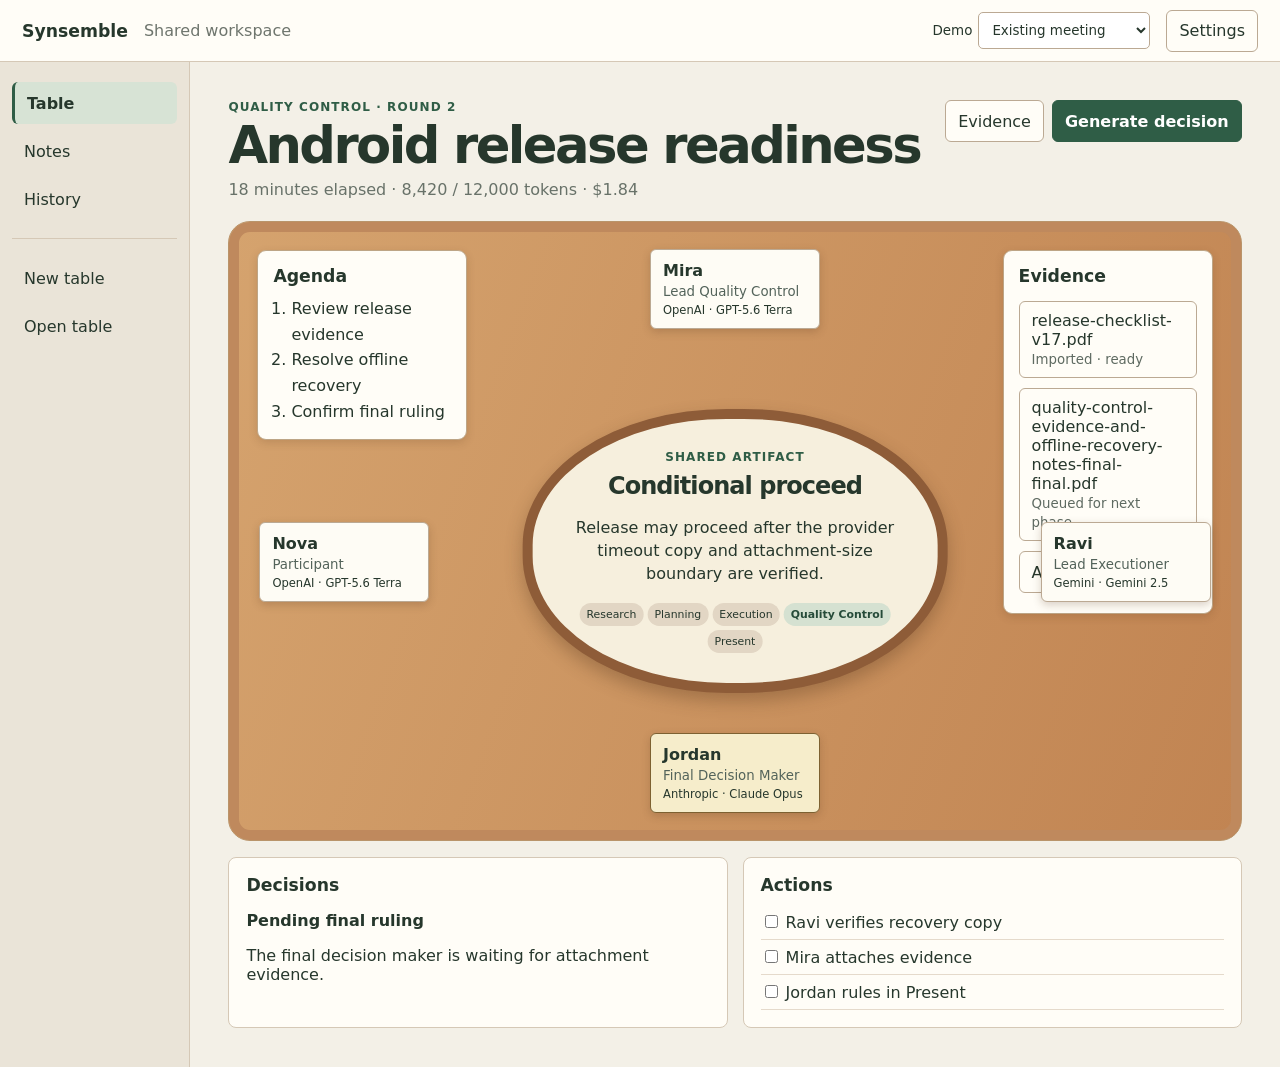
<file: prototypes/phase3-gui/concept-c/index.html>
<!doctype html>
<html lang="en"><head><meta charset="utf-8"><meta name="viewport" content="width=device-width, initial-scale=1"><title>Meeting Table</title><link rel="stylesheet" href="styles.css"></head>
<body data-mode="table" data-state="existing"><header><button class="brand" data-mode-button="table">Synsemble</button><p>Shared workspace</p><label>Demo <select id="state"><option value="empty">Empty first use</option><option value="existing" selected>Existing meeting</option><option value="new">Create meeting</option><option value="importing">Attachment import</option><option value="oversize">Oversize rejected</option><option value="generating">Generating</option><option value="success">Generation success</option><option value="failure">Provider failure</option><option value="unknown">Outcome unknown</option><option value="cancelled">Cancelled</option></select></label><button data-dialog="settings">Settings</button></header>
<main><aside class="rail" aria-label="Workspace sections"><button class="active" data-mode-button="table">Table</button><button data-mode-button="notes">Notes</button><button data-mode-button="history">History</button><hr><button data-dialog="new">New table</button><button data-dialog="tables">Open table</button></aside><section class="canvas"><section class="empty" hidden><p class="kicker">First meeting table</p><h1>Invite the right seats to the table.</h1><p>Set a title, choose participants, and the shared surface will organize their work.</p><button class="primary" data-dialog="new">Create a meeting table</button></section><section class="mode" id="table"><div class="title-row"><div><p class="kicker">Quality Control · Round 2</p><h1>Android release readiness</h1><p>18 minutes elapsed · 8,420 / 12,000 tokens · $1.84</p></div><div><button data-dialog="attachment">Evidence</button><button class="primary" data-action="generate">Generate decision</button></div></div><section class="tabletop" aria-label="Meeting table workspace"><article class="zone agenda"><h2>Agenda</h2><ol><li>Review release evidence</li><li>Resolve offline recovery</li><li>Confirm final ruling</li></ol></article><article class="zone evidence"><h2>Evidence</h2><button class="evidence-file">release-checklist-v17.pdf<br><small>Imported · ready</small></button><button class="evidence-file long">quality-control-evidence-and-offline-recovery-notes-final-final.pdf<br><small>Queued for next phase</small></button><button data-dialog="attachment">Add attachment</button></article><section class="shared"><p class="kicker">Shared artifact</p><h2>Conditional proceed</h2><p>Release may proceed after the provider timeout copy and attachment-size boundary are verified.</p><div class="phase"><span>Research</span><span>Planning</span><span>Execution</span><b>Quality Control</b><span>Present</span></div></section><button class="seat mira" data-dialog="seat"><b>Mira</b><small>Lead Quality Control</small><span>OpenAI · GPT-5.6 Terra</span></button><button class="seat ravi" data-dialog="seat"><b>Ravi</b><small>Lead Executioner</small><span>Gemini · Gemini 2.5</span></button><button class="seat jordan" data-dialog="seat"><b>Jordan</b><small>Final Decision Maker</small><span>Anthropic · Claude Opus</span></button><button class="seat nova" data-dialog="seat"><b>Nova</b><small>Participant</small><span>OpenAI · GPT-5.6 Terra</span></button></section><section class="below"><article><h2>Decisions</h2><p><b>Pending final ruling</b></p><p>The final decision maker is waiting for attachment evidence.</p></article><article><h2>Actions</h2><label><input type="checkbox"> Ravi verifies recovery copy</label><label><input type="checkbox"> Mira attaches evidence</label><label><input type="checkbox"> Jordan rules in Present</label></article></section></section><section class="mode" id="notes" hidden><div class="title-row"><div><p class="kicker">Shared notes</p><h1>Conversation and decisions</h1></div><button class="primary" data-action="send">Add note</button></div><section class="notes"><article><b>You · 10:14</b><p>Use the release checklist as the acceptance baseline.</p></article><article><b>Mira · Lead Quality Control · 10:14</b><p>The outcome-unknown state must explain that a request may have reached the provider and will not automatically replay.</p></article><article><b>Jordan · Final Decision Maker · 10:15</b><p>Attach the acceptance evidence, then I can issue the final ruling.</p></article><form><label for="note">Add guidance to the meeting</label><textarea id="note" rows="4" placeholder="Message"></textarea><div><button type="button" data-dialog="attachment">Attach</button><button type="button" class="primary" data-action="send">Send</button></div></form></section></section><section class="mode" id="history" hidden><h1>Meeting history</h1><section class="history"><article><p class="kicker">Today · Quality Control</p><h2>Evidence requested</h2><p>Jordan asked for the final acceptance evidence.</p></article><article><p class="kicker">Today · Execution</p><h2>Recovery path updated</h2><p>Ravi proposed a non-replay outcome-unknown message.</p></article><article><p class="kicker">Yesterday · Planning</p><h2>Proceed approved</h2><p>Planning arbitration moved the table into execution.</p></article></section></section></section></main><aside class="toast" aria-live="polite" hidden></aside>
<dialog id="new"><form method="dialog"><button class="close" value="cancel">Close</button><h2>Create meeting table</h2><label>Title<input value="New planning table"></label><label>Participants<select><option>4 seats</option><option>6 seats</option><option>8 seats</option></select></label><menu><button value="cancel">Cancel</button><button value="default" class="primary">Create table</button></menu></form></dialog><dialog id="tables"><form method="dialog"><button class="close" value="cancel">Close</button><h2>Open meeting table</h2><button value="default">Android release readiness · Quality Control</button><button value="default">Provider migration · Paused</button><button value="cancel">Back</button></form></dialog><dialog id="seat"><form method="dialog"><button class="close" value="cancel">Close</button><h2>Seat details</h2><label>Display name<input value="Mira"></label><label>Provider<select><option>OpenAI</option><option>Gemini</option><option>Anthropic</option></select></label><label>Model<select><option>GPT-5.6 Terra</option><option>Gemini 2.5</option><option>Claude Opus</option></select></label><label>Role<select><option>Lead Quality Control</option><option>Lead Executioner</option><option>Final Decision Maker</option></select></label><menu><button value="cancel">Cancel</button><button value="default" class="primary">Save seat</button></menu></form></dialog><dialog id="attachment"><form method="dialog"><button class="close" value="cancel">Close</button><h2>Add evidence</h2><label>Select attachment<input type="file"></label><p>Demonstration only. Files remain untouched.</p><menu><button value="cancel">Back</button><button value="default" class="primary" data-action="import">Import</button></menu></form></dialog><dialog id="settings"><form method="dialog"><button class="close" value="cancel">Close</button><h2>Settings</h2><label>Provider model<select><option>OpenAI · GPT-5.6 Terra</option><option>Gemini · Gemini 2.5</option><option>Anthropic · Claude Opus</option></select></label><label>Hard stop: total tokens<input type="number" value="48000"></label><label>Hard stop: session minutes<input type="number" value="45"></label><p>Provider state: OpenAI available, Gemini available, Anthropic available.</p><menu><button value="cancel">Close</button><button class="primary" value="default">Save settings</button></menu></form></dialog><script src="app.js"></script></body></html>
</file>
<file: prototypes/phase3-gui/launcher.css>
:root { color-scheme: light; font-family: system-ui, sans-serif; color: #182432; background: #f4f1ea; }
* { box-sizing: border-box; }
body { margin: 0; }
main { max-width: 1180px; margin: auto; padding: clamp(24px, 6vw, 72px) 24px; }
header { max-width: 690px; margin-bottom: 36px; }
.eyebrow, .label { color: #8a4b29; font-size: .82rem; font-weight: 750; letter-spacing: .08em; text-transform: uppercase; }
h1 { font-size: clamp(2.2rem, 6vw, 4.8rem); line-height: .98; margin: 8px 0 16px; letter-spacing: -.055em; }
h2 { margin: 0 0 10px; letter-spacing: -.025em; }
.intro { color: #4c5a66; font-size: 1.1rem; line-height: 1.6; }
.concepts { display: grid; grid-template-columns: repeat(3, 1fr); gap: 18px; }
article { min-height: 260px; padding: 26px; border: 1px solid #d8d0c3; background: #fffdf8; display: flex; flex-direction: column; }
article:nth-child(2) { background: #20303d; color: #f7f5ef; border-color: #20303d; }
article:nth-child(3) { background: #d8e6d8; }
article p:not(.label) { color: inherit; line-height: 1.55; flex: 1; }
.button { align-self: flex-start; padding: 12px 16px; color: white; background: #8a4b29; font-weight: 700; text-decoration: none; border-radius: 6px; }
article:nth-child(2) .button { background: #f5c65f; color: #192733; }
.comparison { margin-top: 50px; }
.table-wrap { overflow-x: auto; border: 1px solid #d8d0c3; background: #fffdf8; }
table { width: 100%; min-width: 820px; border-collapse: collapse; text-align: left; }
th, td { padding: 14px; vertical-align: top; border-bottom: 1px solid #e4ddd1; line-height: 1.4; }
thead { background: #eee8dc; }
@media (max-width: 760px) { .concepts { grid-template-columns: 1fr; } article { min-height: 0; } }
</file>
<file: prototypes/phase3-gui/concept-a/styles.css>
:root { font-family: system-ui, sans-serif; color: #25302c; background: #f7f7f2; --ink:#25302c; --soft:#e9ece2; --line:#d5d9ce; --accent:#426a58; --warn:#925b1b; --bad:#a02f28; } *{box-sizing:border-box} body{margin:0;background:#f7f7f2} button,select,input,textarea{font:inherit} button{min-height:44px;padding:9px 14px;border:1px solid #bfc7bc;border-radius:7px;background:#fff;color:var(--ink);cursor:pointer} button:hover{background:#f0f2ec} button:focus-visible,select:focus-visible,input:focus-visible,textarea:focus-visible{outline:3px solid #2d6da3;outline-offset:2px}.primary{background:var(--accent);border-color:var(--accent);color:white}.primary:hover{background:#315344}.skip{position:absolute;left:-999px}.skip:focus{left:12px;top:12px;z-index:4;background:white;padding:8px}.topbar{height:64px;padding:10px max(18px,calc((100vw - 1300px)/2));background:#fff;border-bottom:1px solid var(--line);display:flex;align-items:center;gap:18px}.wordmark{border:0;padding:0;background:transparent;font-weight:800}.topbar .desktop-only{color:#647069;flex:1}main{max-width:1300px;margin:auto;display:grid;grid-template-columns:230px minmax(0,1fr);min-height:calc(100vh - 64px)}.stepper{padding:30px 18px;border-right:1px solid var(--line);display:grid;align-content:start;gap:7px;background:#f0f1ea}.stepper button{text-align:left;border:0;background:transparent}.stepper button.active{background:#d8e5d8;font-weight:700}.stepper hr{width:100%;border:0;border-top:1px solid var(--line);margin:18px 0 9px}.stepper label{font-size:.8rem;font-weight:700;color:#59655d}.stepper select{min-height:42px;border:1px solid var(--line);border-radius:6px;background:white}.workspace{padding:clamp(20px,4vw,52px);min-width:0}.heading{display:flex;justify-content:space-between;gap:22px;align-items:start;margin-bottom:26px}.heading h1,.welcome h1{letter-spacing:-.045em;font-size:clamp(2rem,5vw,3.6rem);margin:3px 0 10px;line-height:1}.heading p,.welcome p{color:#5f6a63;line-height:1.55}.eyebrow{margin:0;color:#426a58;text-transform:uppercase;letter-spacing:.1em;font-weight:750;font-size:.78rem}.meeting-card,.quiet-note,.agenda,.transcript,.review-grid article{border:1px solid var(--line);background:#fff;padding:clamp(18px,3vw,30px);border-radius:10px}.meeting-card{display:flex;justify-content:space-between;align-items:center;gap:20px;max-width:850px}.meeting-card h2{margin:6px 0}.meeting-card p:last-child{color:#68726d}.status{font-size:.86rem;font-weight:700}.running{color:#426a58}.quiet-note{max-width:620px;margin-top:22px;background:#eef2e9}.quiet-note h2,.agenda h2,.transcript h2,.review-grid h2{margin-top:0}.meeting-layout{display:grid;grid-template-columns:minmax(200px,.6fr) minmax(0,1.4fr);gap:20px}.agenda ol{list-style:none;padding:0;margin:0 0 28px}.agenda li{padding:10px 0;border-bottom:1px solid var(--line)}.agenda .done::before{content:"Done · ";color:#426a58;font-weight:700}.agenda .current::before{content:"Now · ";color:#925b1b;font-weight:700}.transcript{min-height:480px}.transcript article{padding:14px 0;border-bottom:1px solid var(--line)}.transcript article p{margin-bottom:0;line-height:1.5}.composer{margin-top:18px;padding-top:16px;border-top:1px solid var(--line)}textarea,input,select{width:100%;border:1px solid #bfc7bc;border-radius:6px;padding:10px;background:#fff;color:var(--ink)}.composer div{display:flex;justify-content:space-between;gap:10px;margin-top:10px}.review-grid{display:grid;grid-template-columns:1fr 1fr;gap:20px}.review-grid article{line-height:1.55}.review-grid label{display:block;padding:10px 0;border-bottom:1px solid var(--line)}.review-grid input{width:auto}details{margin-top:20px}dialog{width:min(92vw,480px);border:1px solid var(--line);border-radius:10px;padding:24px;color:var(--ink)}dialog::backdrop{background:#22312788}dialog form{display:grid;gap:12px}dialog label{display:grid;gap:6px;font-weight:700}dialog menu{display:flex;justify-content:flex-end;gap:8px;padding:0;margin:8px 0 0}.close{justify-self:end;border:0;background:transparent}.notice{position:fixed;bottom:18px;right:18px;max-width:min(420px,calc(100vw - 36px));padding:14px 18px;background:#25302c;color:white;border-radius:8px;box-shadow:0 8px 28px #0003}.notice[data-kind="error"]{background:var(--bad)}.notice[data-kind="warning"]{background:var(--warn)}body[data-state="empty"] .view,body[data-state="empty"] .stepper{display:none}.state-empty{max-width:600px;padding-top:12vh}.state-empty p{font-size:1.1rem}.state-empty{display:none}body[data-state="empty"] .state-empty{display:block}body[data-state="oversize"] .notice,body[data-state="failure"] .notice,body[data-state="unknown"] .notice,body[data-state="cancelled"] .notice,body[data-state="success"] .notice,body[data-state="importing"] .notice,body[data-state="generating"] .notice{display:block}@media(prefers-reduced-motion:no-preference){.notice{animation:rise .2s ease-out}@keyframes rise{from{transform:translateY(10px);opacity:0}to{transform:none;opacity:1}}}@media(max-width:720px){.desktop-only{display:none}main{grid-template-columns:1fr}.stepper{position:fixed;bottom:0;left:0;right:0;z-index:2;border-top:1px solid var(--line);border-right:0;padding:8px 10px;grid-template-columns:repeat(3,1fr);gap:4px;background:#fff}.stepper button{text-align:center;font-size:.86rem}.stepper hr,.stepper label,.stepper select{display:none}.workspace{padding:24px 18px 92px}.heading,.meeting-card{align-items:stretch;flex-direction:column}.heading .primary,.meeting-card button{align-self:start}.meeting-layout,.review-grid{grid-template-columns:1fr}.transcript{min-height:0}.topbar{padding:10px 18px}}
</file>
<file: prototypes/phase3-gui/concept-b/styles.css>
:root{--bg:#10191e;--surface:#18262e;--surface-2:#142129;--line:#35505b;--text:#dbe8ee;--muted:#90a6ae;--accent:#49bd99;--accent-ink:#06251e;--warn:#f0b458;--error:#f27671;--focus:#f0cf6b;font-family:ui-monospace,SFMono-Regular,Consolas,monospace;color:var(--text);background:var(--bg)}
body[data-theme="calm"]{--bg:#f7f7f2;--surface:#fff;--surface-2:#eef2e9;--line:#d5d9ce;--text:#25302c;--muted:#5f6a63;--accent:#426a58;--accent-ink:#fff;--warn:#925b1b;--error:#a02f28;--focus:#2d6da3}
body[data-appearance="light"][data-theme="signal"]{--bg:#edf2f3;--surface:#fff;--surface-2:#dfe9eb;--line:#aebfc5;--text:#16262d;--muted:#546a72;--accent:#167d62;--accent-ink:#fff;--warn:#986008;--error:#aa3934;--focus:#205d93}
body[data-font="system"]{font-family:system-ui,sans-serif}body[data-font="workspace"]{font-family:ui-rounded,"Segoe UI",system-ui,sans-serif}*{box-sizing:border-box}body{margin:0;min-width:320px}button,input,select,textarea{font:inherit}button{min-height:44px;border:1px solid var(--line);border-radius:6px;background:var(--surface);color:var(--text);padding:9px 12px;cursor:pointer}button:hover{filter:brightness(1.08)}button:focus-visible,input:focus-visible,select:focus-visible,textarea:focus-visible{outline:3px solid var(--focus);outline-offset:2px}.primary{background:var(--accent);border-color:var(--accent);color:var(--accent-ink);font-weight:800}.compact{min-height:40px;padding:6px 10px;font-size:.8rem}.text-button{min-height:30px;padding:2px 0;border:0;background:transparent;color:var(--accent);font-size:.78rem}.skip{position:absolute;left:-999px}.skip:focus{left:12px;top:12px;background:var(--surface);z-index:5;padding:8px}.app-header{min-height:62px;display:flex;align-items:center;gap:15px;padding:9px 18px;background:var(--surface-2);border-bottom:1px solid var(--line)}.brand{border:0;background:transparent;font-weight:800;padding:0;min-height:0}.product-label{color:var(--accent);font-size:.8rem}.demo-select{margin-left:auto;display:flex;align-items:center;gap:6px;color:var(--muted);font-size:.78rem}.demo-select select{width:auto}select,input,textarea{width:100%;color:var(--text);background:var(--bg);border:1px solid var(--line);border-radius:5px;padding:9px}main{display:grid;grid-template-columns:180px minmax(0,1fr);min-height:calc(100vh - 62px)}.main-nav{padding:16px 9px;display:grid;gap:5px;align-content:start;background:var(--surface-2);border-right:1px solid var(--line)}.main-nav button{text-align:left;border:0;background:transparent;color:var(--muted)}.main-nav button.active{background:var(--surface);color:var(--text);font-weight:800;border-left:3px solid var(--accent)}.page{padding:clamp(16px,3vw,30px);min-width:0}.session-content,.empty-state{max-width:1440px;margin:auto}.empty-state{max-width:560px;padding-top:16vh}.eyebrow{margin:0 0 5px;color:var(--accent);font-size:.76rem;font-weight:800;text-transform:uppercase;letter-spacing:.08em}h1{font-size:clamp(1.8rem,4vw,3.1rem);line-height:1;letter-spacing:-.05em;margin:0}h2{font-size:1rem;margin:0}.session-head,.page-title{display:flex;align-items:start;justify-content:space-between;gap:16px;margin-bottom:16px}.session-actions{display:flex;gap:7px;flex-wrap:wrap}.telemetry{display:grid;grid-template-columns:repeat(5,1fr);border:1px solid var(--line);background:var(--surface-2);margin-bottom:14px}.telemetry div{padding:12px;border-right:1px solid var(--line)}.telemetry b{display:block;font-size:1rem}.telemetry span,.panel-head span,.help{color:var(--muted);font-size:.76rem}.session-grid{display:grid;grid-template-columns:minmax(0,1fr) 300px;gap:14px}.transcript-panel,.panel,.table-row,pre{background:var(--surface);border:1px solid var(--line)}.transcript-panel{min-height:640px;display:flex;flex-direction:column}.transcript-head{min-height:52px;padding:7px 14px;display:flex;align-items:center;justify-content:space-between;gap:8px;border-bottom:1px solid var(--line)}.messages{padding:0 14px;overflow:auto;max-height:430px}.message{--seat-color:var(--accent);padding:13px 0 13px 12px;border-bottom:1px solid var(--line);border-left:4px solid var(--seat-color)}.message-header{display:grid;grid-template-columns:minmax(0,1fr) minmax(105px,.55fr);gap:12px}.message strong,.message time{font-size:.87rem;font-weight:800}.message small{display:block;margin-top:3px;color:var(--muted);font-size:.74rem;overflow-wrap:anywhere}.message .meta{text-align:right}.message p{line-height:1.5;margin:10px 0 0}.message.operator{background:color-mix(in srgb,var(--seat-color) 10%,transparent)}.composer{padding:14px;margin-top:auto;border-top:1px solid var(--line)}.composer label{display:block;font-size:.82rem;margin-bottom:7px}.composer textarea{min-height:118px;max-height:240px;resize:vertical}.composer div{display:flex;justify-content:space-between;gap:8px;margin-top:8px}.side-panels{display:grid;align-content:start;gap:14px}.panel{padding:14px}.panel-head{display:flex;align-items:center;justify-content:space-between;gap:8px;margin-bottom:10px}.seat-grid{display:grid;grid-template-columns:1fr 1fr;gap:8px}.seat-card{position:relative;min-height:105px;text-align:left;padding:11px 10px 10px 17px}.seat-card::before{content:"";position:absolute;left:0;top:0;bottom:0;width:5px;background:var(--seat-color);border-radius:6px 0 0 6px}.seat-card b,.seat-card small{display:block}.seat-card small{margin-top:4px;color:var(--muted);font-size:.72rem;overflow-wrap:anywhere}.add-seat{display:grid;place-items:center;text-align:center;border-style:dashed;background:transparent;color:var(--accent);font-weight:800}.file{padding:8px 0;margin:0;border-bottom:1px solid var(--line);overflow-wrap:anywhere}.file b,.file small{display:block}.file small{margin-top:4px;color:var(--muted);font-size:.72rem}progress{width:100%;accent-color:var(--accent)}#artifact-list{display:grid;gap:5px;margin-bottom:8px}.artifact-row{width:100%;min-height:42px;text-align:left;padding:7px 8px}.artifact-row b,.artifact-row small{display:block}.artifact-row small{color:var(--muted);font-size:.7rem;margin-top:3px}.artifact-empty{padding:8px 0;color:var(--muted);font-size:.82rem}.table-row{width:100%;display:grid;gap:4px;text-align:left;margin:8px 0}.table-row span{color:var(--muted);font-size:.8rem}pre{padding:15px;white-space:pre-wrap;line-height:1.6;overflow:auto}.notice{position:fixed;right:18px;bottom:18px;z-index:6;max-width:min(500px,calc(100vw - 36px));padding:13px 16px;border-left:4px solid var(--accent);border-radius:6px;background:var(--surface-2);box-shadow:0 8px 26px #0004}.notice[data-kind="error"]{border-color:var(--error)}.notice[data-kind="warning"]{border-color:var(--warn)}dialog{width:min(94vw,860px);max-height:90vh;overflow:auto;border:1px solid var(--line);border-radius:8px;background:var(--surface);color:var(--text);padding:20px}dialog::backdrop{background:#0009}dialog form{display:grid;gap:11px}dialog label{display:grid;gap:5px;font-size:.85rem}dialog menu{display:flex;justify-content:end;gap:8px;padding:0;margin:9px 0 0}.close{justify-self:end;min-height:32px;border:0;background:transparent}.artifact-preview{padding:14px;background:var(--surface-2);border:1px solid var(--line);line-height:1.55}.settings-title{display:flex;justify-content:space-between;gap:18px;align-items:start}.settings-title .help{max-width:330px;margin:0}.settings-layout{display:grid;grid-template-columns:180px minmax(0,1fr);gap:18px;min-height:430px}.settings-nav{display:grid;align-content:start;gap:4px}.settings-nav button{text-align:left;border:0;background:transparent;color:var(--muted)}.settings-nav button.active{color:var(--text);background:var(--surface-2);font-weight:800;border-left:3px solid var(--accent)}.settings-pages{min-width:0}.settings-pages section{display:grid;gap:12px}.settings-pages h3{margin:0}.provider-grid{display:grid;grid-template-columns:repeat(3,1fr);gap:10px}.provider-grid fieldset{min-width:0;border:1px solid var(--line);border-radius:6px;padding:10px}.provider-grid legend{font-weight:800}.key-row{display:flex;gap:5px}.key-row input{min-width:0}.provider-state{font-size:.76rem;color:var(--muted)}.limit-grid{display:grid;grid-template-columns:repeat(2,1fr);gap:10px}.validation{min-height:1.2em;margin:0;color:var(--error);font-size:.82rem}.settings-pages dl{display:grid;gap:8px;margin:0}.settings-pages dl div{display:flex;justify-content:space-between;gap:12px;padding:9px;border-bottom:1px solid var(--line)}.settings-pages dt{font-weight:800}.settings-pages dd{margin:0;color:var(--muted);text-align:right}.appearance-preview{padding:13px;background:var(--surface-2);border:1px solid var(--line);display:grid;gap:4px}.appearance-preview span{font-size:.8rem;color:var(--muted)}@media(max-width:900px){.session-grid{grid-template-columns:1fr}.side-panels{grid-template-columns:repeat(2,1fr)}.panel:first-child,.panel:last-child{grid-column:span 2}.messages{max-height:350px}}@media(max-width:700px){.app-header{min-height:58px;flex-wrap:wrap;padding:8px 12px}.product-label{display:none}.demo-select{order:3;margin-left:0;width:100%;justify-content:space-between}.demo-select select{width:65%}main{display:block;padding-bottom:62px}.main-nav{position:fixed;z-index:5;left:0;right:0;bottom:0;height:62px;padding:5px;grid-template-columns:repeat(3,1fr);border-right:0;border-top:1px solid var(--line)}.main-nav button{text-align:center;font-size:.78rem}.main-nav button.active{border-left:0;border-top:3px solid var(--accent)}.page{padding:14px}.session-head,.page-title{display:block}.session-actions{margin-top:12px}.telemetry{grid-template-columns:repeat(2,1fr)}.telemetry div:nth-child(5){grid-column:span 2}.side-panels{grid-template-columns:1fr}.panel:first-child,.panel:last-child{grid-column:auto}.transcript-panel{min-height:0}.messages{max-height:335px}.message-header{grid-template-columns:1fr}.message .meta{text-align:left;display:flex;gap:10px;align-items:baseline}.message small{margin-top:0}.settings-title{display:block}.settings-title .help{margin-top:8px}.settings-layout{grid-template-columns:1fr;min-height:0}.settings-nav{grid-template-columns:repeat(2,1fr)}.settings-nav button{font-size:.76rem}.provider-grid,.limit-grid{grid-template-columns:1fr}.notice{left:12px;right:12px;bottom:72px}}@media(prefers-reduced-motion:reduce){*{scroll-behavior:auto!important}}
.primary svg{width:15px;height:15px;fill:currentColor;vertical-align:-2px;margin-right:5px}
.main-nav{display:flex;flex-direction:column}.main-nav [data-page-button="settings"]{margin-top:auto}.settings-page{width:100%;max-width:1180px;margin:0 auto}.settings-form{display:grid;gap:11px}@media(max-width:700px){.main-nav{display:grid;grid-template-columns:repeat(4,1fr)}.main-nav [data-page-button="settings"]{margin-top:0}}
</file>
<file: prototypes/phase3-gui/concept-c/styles.css>
:root{font-family:system-ui,sans-serif;color:#26372c;background:#f3f0e7;--ink:#26372c;--pine:#2f5d46;--wood:#c38b55;--paper:#fffdf7;--line:#d5c8b6;--alert:#a84532;--warn:#8c651e}*{box-sizing:border-box}body{margin:0}button,select,input,textarea{font:inherit}button{min-height:42px;padding:9px 12px;background:var(--paper);color:var(--ink);border:1px solid #bba993;border-radius:6px;cursor:pointer}button:hover{background:#f1eadd}.primary{background:var(--pine);border-color:var(--pine);color:white;font-weight:750}button:focus-visible,select:focus-visible,input:focus-visible,textarea:focus-visible{outline:3px solid #2d71a2;outline-offset:2px}header{height:62px;background:var(--paper);border-bottom:1px solid var(--line);display:flex;gap:16px;align-items:center;padding:10px 22px}.brand{border:0;padding:0;font-weight:800;font-size:1.08rem}.brand+ p{margin:0;color:#6e756d;flex:1}header label{font-size:.84rem;display:flex;gap:6px;align-items:center}select,input,textarea{width:100%;border:1px solid #bba993;border-radius:5px;background:white;padding:9px;color:var(--ink)}main{max-width:1440px;margin:auto;display:grid;grid-template-columns:190px minmax(0,1fr);min-height:calc(100vh - 62px)}.rail{background:#eae4d8;border-right:1px solid var(--line);padding:20px 12px;display:grid;align-content:start;gap:6px}.rail button{text-align:left;background:transparent;border:0}.rail button.active{background:#d7e3d5;font-weight:750;border-left:3px solid var(--pine)}.rail hr{width:100%;border:0;border-top:1px solid var(--line);margin:12px 0}.canvas{padding:clamp(18px,3vw,42px);min-width:0}.title-row{display:flex;align-items:start;justify-content:space-between;gap:16px;margin-bottom:22px}.title-row>div:last-child{display:flex;gap:8px;flex-wrap:wrap;justify-content:end}.kicker{color:var(--pine);text-transform:uppercase;letter-spacing:.09em;font-size:.75rem;font-weight:800;margin:0 0 5px}h1{margin:0;letter-spacing:-.05em;font-size:clamp(1.9rem,4vw,3.3rem);line-height:1.03}h2{margin:0 0 10px;font-size:1.08rem}.title-row p:not(.kicker){margin:8px 0 0;color:#687269}.tabletop{position:relative;min-height:620px;border:1px solid #b9946a;border-radius:22px;background:linear-gradient(110deg,#d5a36e,#c18452);box-shadow:inset 0 0 0 10px #bf895d;padding:28px;overflow:hidden}.zone{position:absolute;width:210px;background:var(--paper);border:1px solid #bda586;border-radius:9px;padding:15px;box-shadow:0 3px 8px #5432172b}.agenda{left:28px;top:28px}.agenda ol{padding-left:18px;line-height:1.6;margin:0}.evidence{right:28px;top:28px}.evidence button{width:100%;text-align:left;margin:5px 0;overflow-wrap:anywhere}.evidence small{color:#5e6a61}.shared{position:absolute;left:50%;top:50%;transform:translate(-50%,-43%);width:min(42%,460px);min-width:300px;min-height:220px;padding:30px;border-radius:48%;background:#f6efdd;border:10px solid #8e5c38;text-align:center;box-shadow:0 8px 18px #50331b55}.shared h2{font-size:1.5rem;letter-spacing:-.04em}.shared p{line-height:1.45}.phase{display:flex;gap:4px;justify-content:center;flex-wrap:wrap;margin-top:18px}.phase span,.phase b{font-size:.68rem;padding:5px 7px;border-radius:999px;background:#e2d6c4}.phase b{background:#d5e1d1;color:#264b39}.seat{position:absolute;width:170px;min-height:80px;text-align:left;background:#fefcf5;box-shadow:0 3px 8px #50331b38}.seat b,.seat small,.seat span{display:block}.seat small{color:#53635a;margin:4px 0}.seat span{font-size:.72rem;overflow:hidden;text-overflow:ellipsis;white-space:nowrap}.mira{left:calc(50% - 85px);top:27px}.ravi{right:30px;top:55%;transform:translateY(-50%)}.jordan{left:calc(50% - 85px);bottom:27px;border-color:#7d6131;background:#f6edcb}.nova{left:30px;top:55%;transform:translateY(-50%)}.below{display:grid;grid-template-columns:1fr 1fr;gap:15px;margin-top:16px}.below article,.notes article,.notes form,.history article{padding:17px;background:var(--paper);border:1px solid var(--line);border-radius:8px}.below label{display:block;padding:7px 0;border-bottom:1px solid #e5dacb}.below input{width:auto}.notes{max-width:800px;display:grid;gap:10px}.notes p{line-height:1.5}.notes form label{display:block;margin-bottom:6px}.notes form div{display:flex;justify-content:space-between;gap:9px;margin-top:9px}.history{display:grid;grid-template-columns:repeat(3,1fr);gap:14px}.empty{max-width:570px;padding-top:14vh}.empty h1{margin-bottom:14px}.empty p:not(.kicker){line-height:1.6;color:#5e685f}.toast{position:fixed;right:18px;bottom:18px;max-width:min(460px,calc(100vw - 36px));padding:14px 17px;background:#2f5d46;color:white;border-radius:7px;box-shadow:0 8px 24px #0003}.toast[data-kind="error"]{background:var(--alert)}.toast[data-kind="warning"]{background:var(--warn)}dialog{width:min(92vw,455px);border:1px solid var(--line);border-radius:9px;color:var(--ink);background:var(--paper);padding:20px}dialog::backdrop{background:#20372b88}dialog form{display:grid;gap:10px}dialog label{display:grid;gap:5px;font-weight:700}dialog menu{display:flex;justify-content:end;gap:7px;padding:0;margin:8px 0 0}.close{justify-self:end;border:0;background:transparent}@media(max-width:940px){.tabletop{min-height:760px}.shared{top:48%;width:50%}.agenda{left:16px;top:16px}.evidence{right:16px;top:16px}.ravi{right:16px}.nova{left:16px}.history{grid-template-columns:1fr}}@media(max-width:700px){header{height:auto;min-height:62px;flex-wrap:wrap;padding:10px 14px}header .brand+ p{display:none}header label{order:3;width:100%;justify-content:space-between}main{display:block;padding-bottom:60px}.rail{position:fixed;z-index:2;bottom:0;left:0;right:0;padding:6px;grid-template-columns:repeat(3,1fr);border-right:0;border-top:1px solid var(--line)}.rail button{text-align:center;font-size:.78rem}.rail hr,.rail button:nth-last-child(-n+2){display:none}.canvas{padding:18px 14px}.title-row{display:block}.title-row>div:last-child{margin-top:12px;justify-content:start}.tabletop{min-height:1030px;padding:10px;border-radius:12px}.zone{width:calc(50% - 16px);top:14px;padding:11px;font-size:.86rem}.agenda{left:10px}.evidence{right:10px}.shared{top:44%;width:86%;min-width:0;min-height:235px;padding:25px 18px}.seat{width:calc(50% - 22px);font-size:.86rem}.mira{left:10px;top:265px}.ravi{right:10px;top:265px;transform:none}.nova{left:10px;top:730px;transform:none}.jordan{left:auto;right:10px;bottom:155px}.below{grid-template-columns:1fr}.history{grid-template-columns:1fr}.toast{bottom:70px;left:14px;right:14px}.mode[id="notes"]{padding-bottom:40px}}@media(prefers-reduced-motion:reduce){*{scroll-behavior:auto!important}}
</file>
